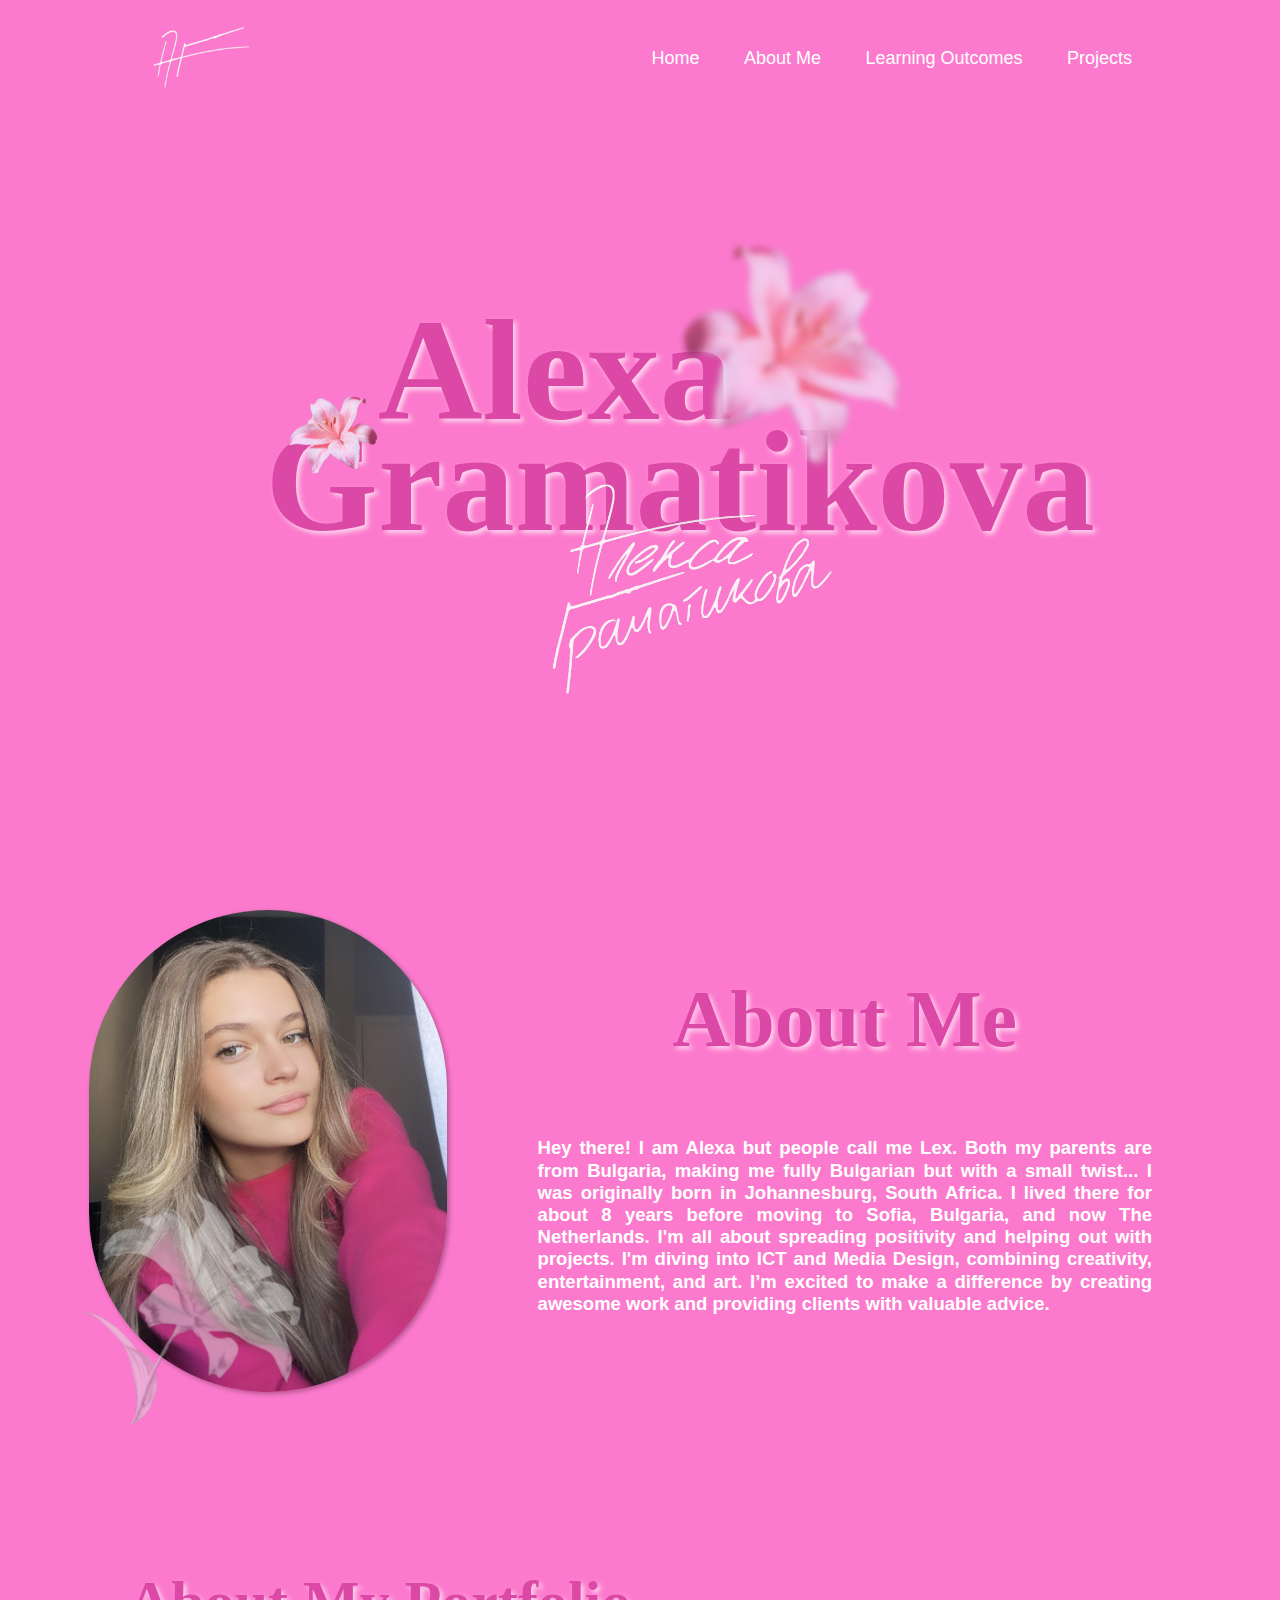
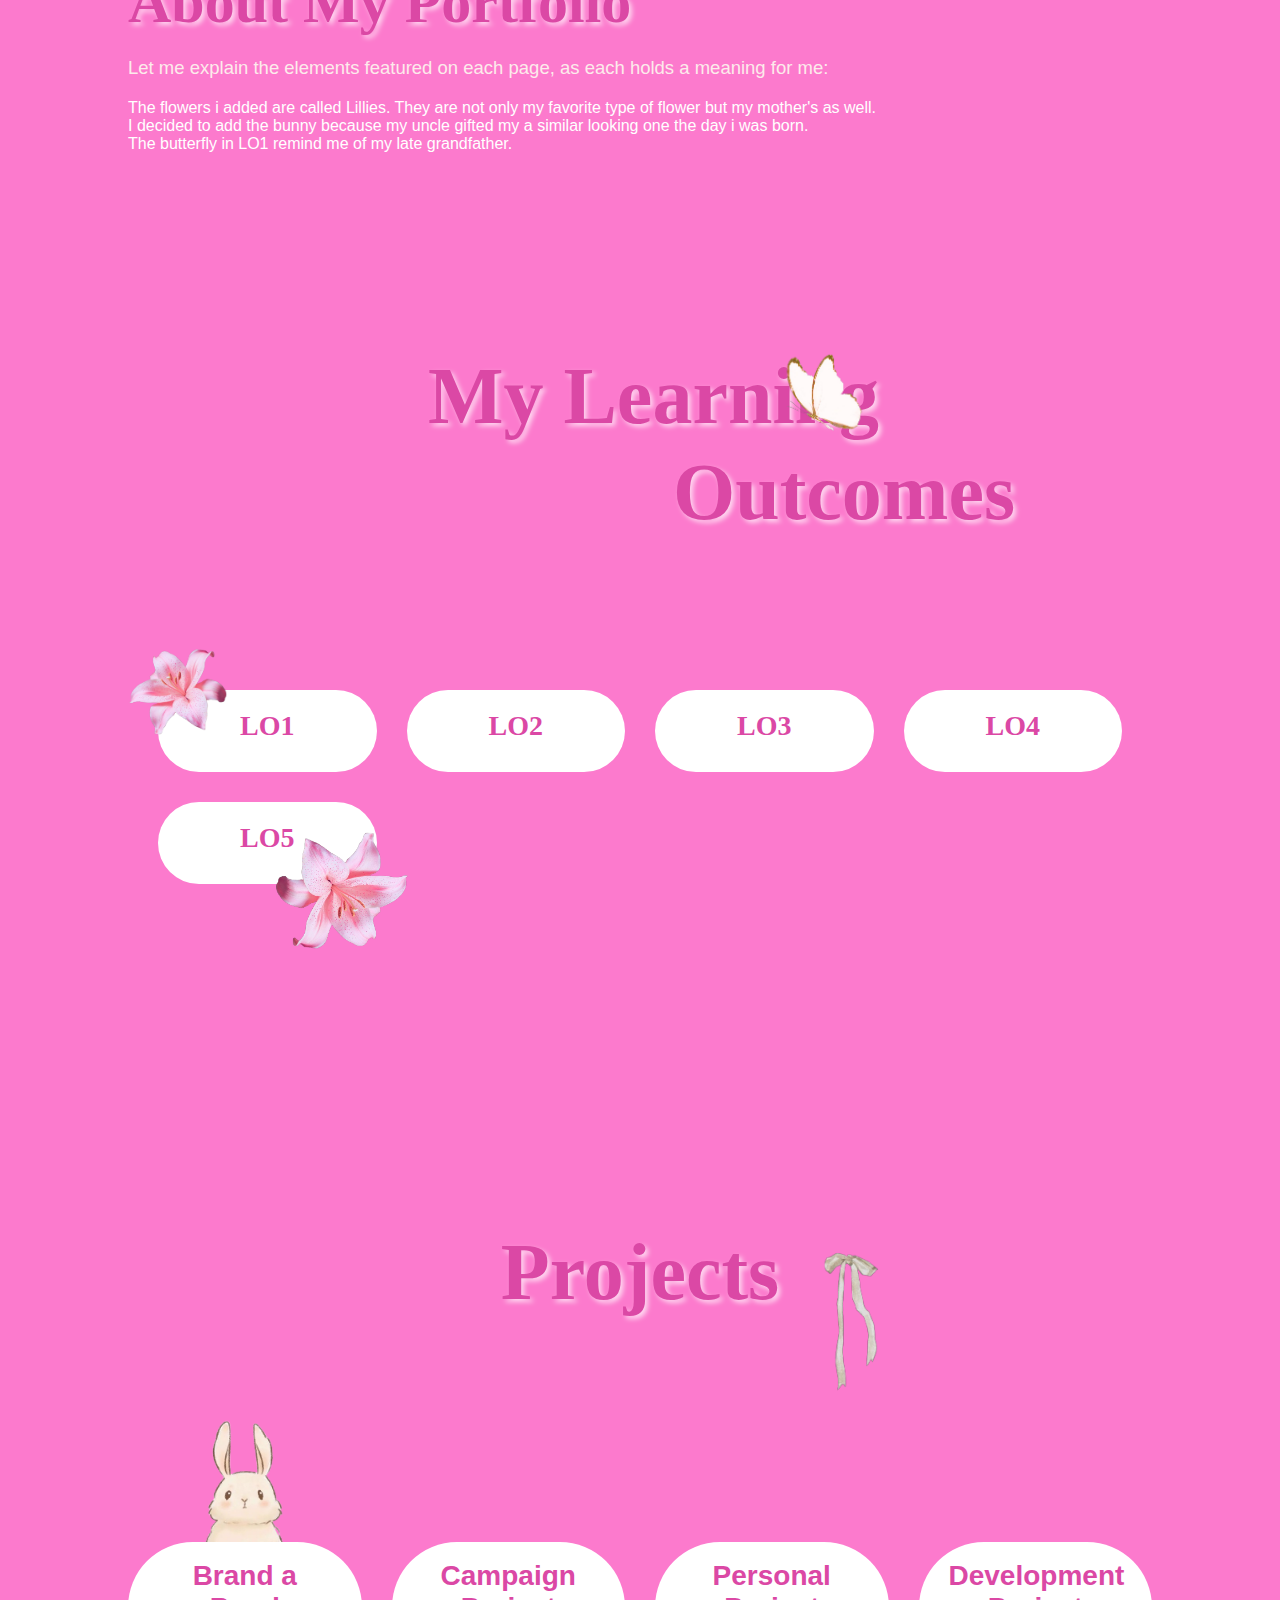
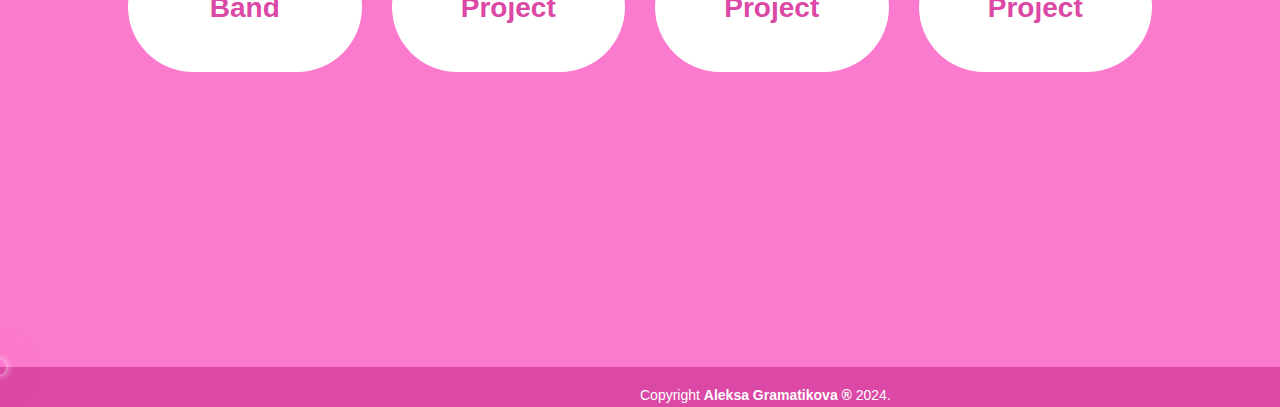
<file: index.html>
<!DOCTYPE html>
<html lang="en">
<head>
    <meta charset="UTF-8">
    <meta name="viewport" content="width=device-width, initial-scale=1.0">
    <link rel="stylesheet" href="style.css">
    <link href="https://fonts.googleapis.com/css2?family=Playfair+Display&display=swap" rel="stylesheet">

    <title>Portfolio2</title>
</head>
<body>
    <div id="mainheader">
        <div class="container">
            <nav>
                <img src="pictures/АГ logo.png" class="logo" alt="Logo">
                <ul>
                    <li><a href="#header-name">Home</a></li>
                    <li><a href="#about">About Me</a></li>
                    <li class="dropdown">
                        <a href="#learningoutcome">Learning Outcomes</a>
                        <div class="dropdown-content">
                            <a href="LO1.html">LO1</a>
                            <a href="LO2.html">LO2</a>
                            <a href="LO3.html">LO3</a>
                            <a href="LO4.html">LO4</a>
                            <a href="LO5.html">LO5</a>
                        </div>
                    </li>
                    <li class="dropdown">
                        <a href="#projects">Projects</a>
                        <div class="dropdown-content">
                            <a href="Brand a band.html">Brand A Band</a>
                            <a href="Campaign project.html">Campaign project</a>
                            <a href="Personal project.html">Personal project</a>
                            <a href="Development project.html">Development project</a>
                        </div>
                    </li>
                </ul>
            </nav>
    
            <div class="header-name">
                <h1>Alexa</h1>
                <h2>Gramatikova</h2>
                <!-- Flower above the 'G' -->
                <img src="pictures/flower element.png" alt="Flower above G" class="flower-above-g">
                <!-- Signature image -->
                <img src="pictures/signature.png" alt="Signature" class="signature-image">
                <!-- Blurred flower next to the name -->
                <img src="pictures/flower element.png" alt="Blurred flower" class="flower-blur">
            </div>                     
        </div>
    </div>
    
    <div id="about">
        <div class="container">
            <div class="row">
                <div class="about-col-1">
                    <div class="image-wrapper">
                        <img src="pictures/me.jpg" alt="Alexa Gramatikova">
                        <img class="flower" src="pictures/about me flower elemt.png" alt="Flower" />
                    </div>
                </div>
                <div class="about-col-2">
                    <h1 class="sub-titleAM">About Me</h1>
                    <p class="paragraphA">
                        Hey there! I am Alexa but people call me Lex. Both my parents are from Bulgaria, making me fully Bulgarian but with a small twist... I was originally born in Johannesburg, South Africa. I lived there for about 8 years before moving to Sofia, Bulgaria, and now The Netherlands.
                        I'm all about spreading positivity and helping out with projects. I'm diving into ICT and Media Design, combining creativity, entertainment, and art. I’m excited to make a difference by creating awesome work and providing clients with valuable advice.
                    </p>                               
                </div>
            </div>
        </div>
    </div>
    

<div id="aboutportfolio">
    <div class="container">
        <div class="row">
            <div class="about-col-3">
                <h1 class="sub-title">About My Portfolio</h1>
                <p class="paragraph">
                    Let me explain the elements featured on each page, as each holds a meaning for me:
                    <ul>
                        The flowers i added are called Lillies. 
                        They are not only my favorite type of flower but my mother's as well.<br>
                        I decided to add the bunny because my uncle gifted my a similar looking one the day i was born.<br>
                        The butterfly in LO1 remind me of my late grandfather.
                    </ul>
                </p>                
            </div>
        </div>
    </div>
</div>

<div id="learningoutcome">
    <div class="container">
        <h1 class="sub-titleLO">
            My Learning <span class="outcomes">Outcomes</span>
            <!-- Butterfly Image -->
            <img src="pictures/butterfly element.png" alt="Butterfly" class="butterfly-icon">
        </h1>
        <div class="learningoutcome-list">
            <a href="LO1.html">
                <div class="lo1">
                    <img src="pictures/flower element.png" alt="Flower" class="flower-icon">
                    <h2>LO1</h2>
                </div>
            </a>          
            <a href="LO2.html">
                <div class="lo-button">
                    <h2>LO2</h2>
                </div>
            </a>
            <a href="LO3.html">
                <div class="lo-button">
                    <h2>LO3</h2>
                </div>
            </a>
            <a href="LO4.html">
                <div class="lo-button">
                    <h2>LO4</h2>
                </div>
            </a>
            <a href="LO5.html">
                <div class="lo5">
                    <img src="pictures/flower element.png" alt="Flower" class="flower-icon">
                    <h2>LO5</h2>
                </div>
            </a>            
        </div>
    </div>
</div>

<div id="projects">
    <div class="container">
        <h1 class="sub-titleP">Projects
            <img src="pictures/bow element.png" alt="Bow Element" class="bow-image">
        </h1>
        <div class="projects-list">
            <a href="Brand a band.html">
                <div class="brand-a-band">
                    <img src="pictures/bunny element.png" alt="Bunny Element" class="bunny-image">
                    <h2>Brand a Band</h2>
                </div>
            </a>
            <a href="Campaign project.html">
                <div>
                    <h2>Campaign Project</h2>
                </div>
            </a>
            <a href="Personal project.html">
                <div>
                    <h2>Personal Project</h2>
                </div>
            </a>
            <a href="Development project.html">
                <div>
                    <h2>Development Project</h2>
                </div>
            </a>
        </div>
    </div>
</div>


<div class="glowing-cursor"></div>
<script>
    document.addEventListener("DOMContentLoaded", function() {
        const cursor = document.querySelector(".glowing-cursor");

        document.addEventListener("mousemove", (e) => {
            cursor.style.left = `${e.clientX}px`;
            cursor.style.top = `${e.clientY}px`;
        });

        document.addEventListener("mousedown", () => {
            cursor.style.transform = "scale(1.5)";
        });

        document.addEventListener("mouseup", () => {
            cursor.style.transform = "scale(1)";
        });
    });
</script>


<div class="footer">
    <p class="scrolling-text">Copyright <strong>Aleksa Gramatikova ®</strong> 2024.</p>
</div>


</body>
</html>
</file>
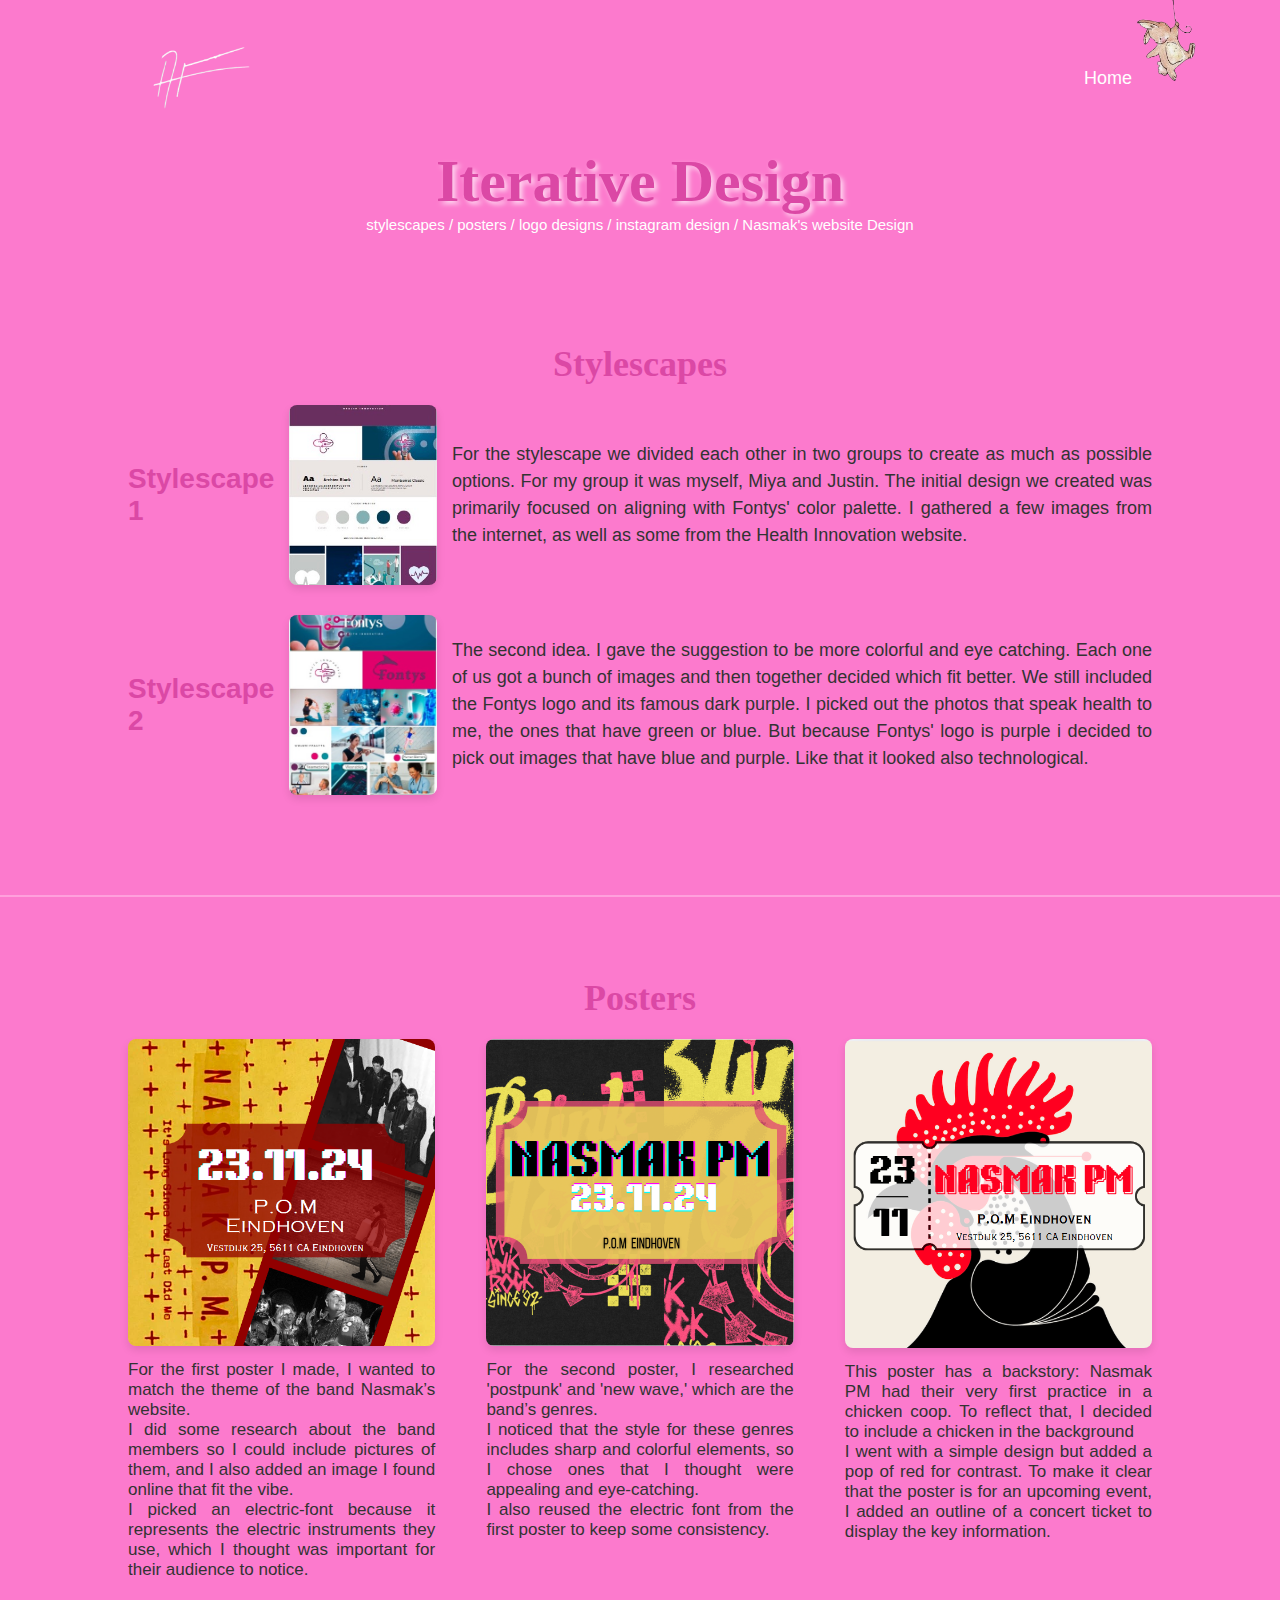
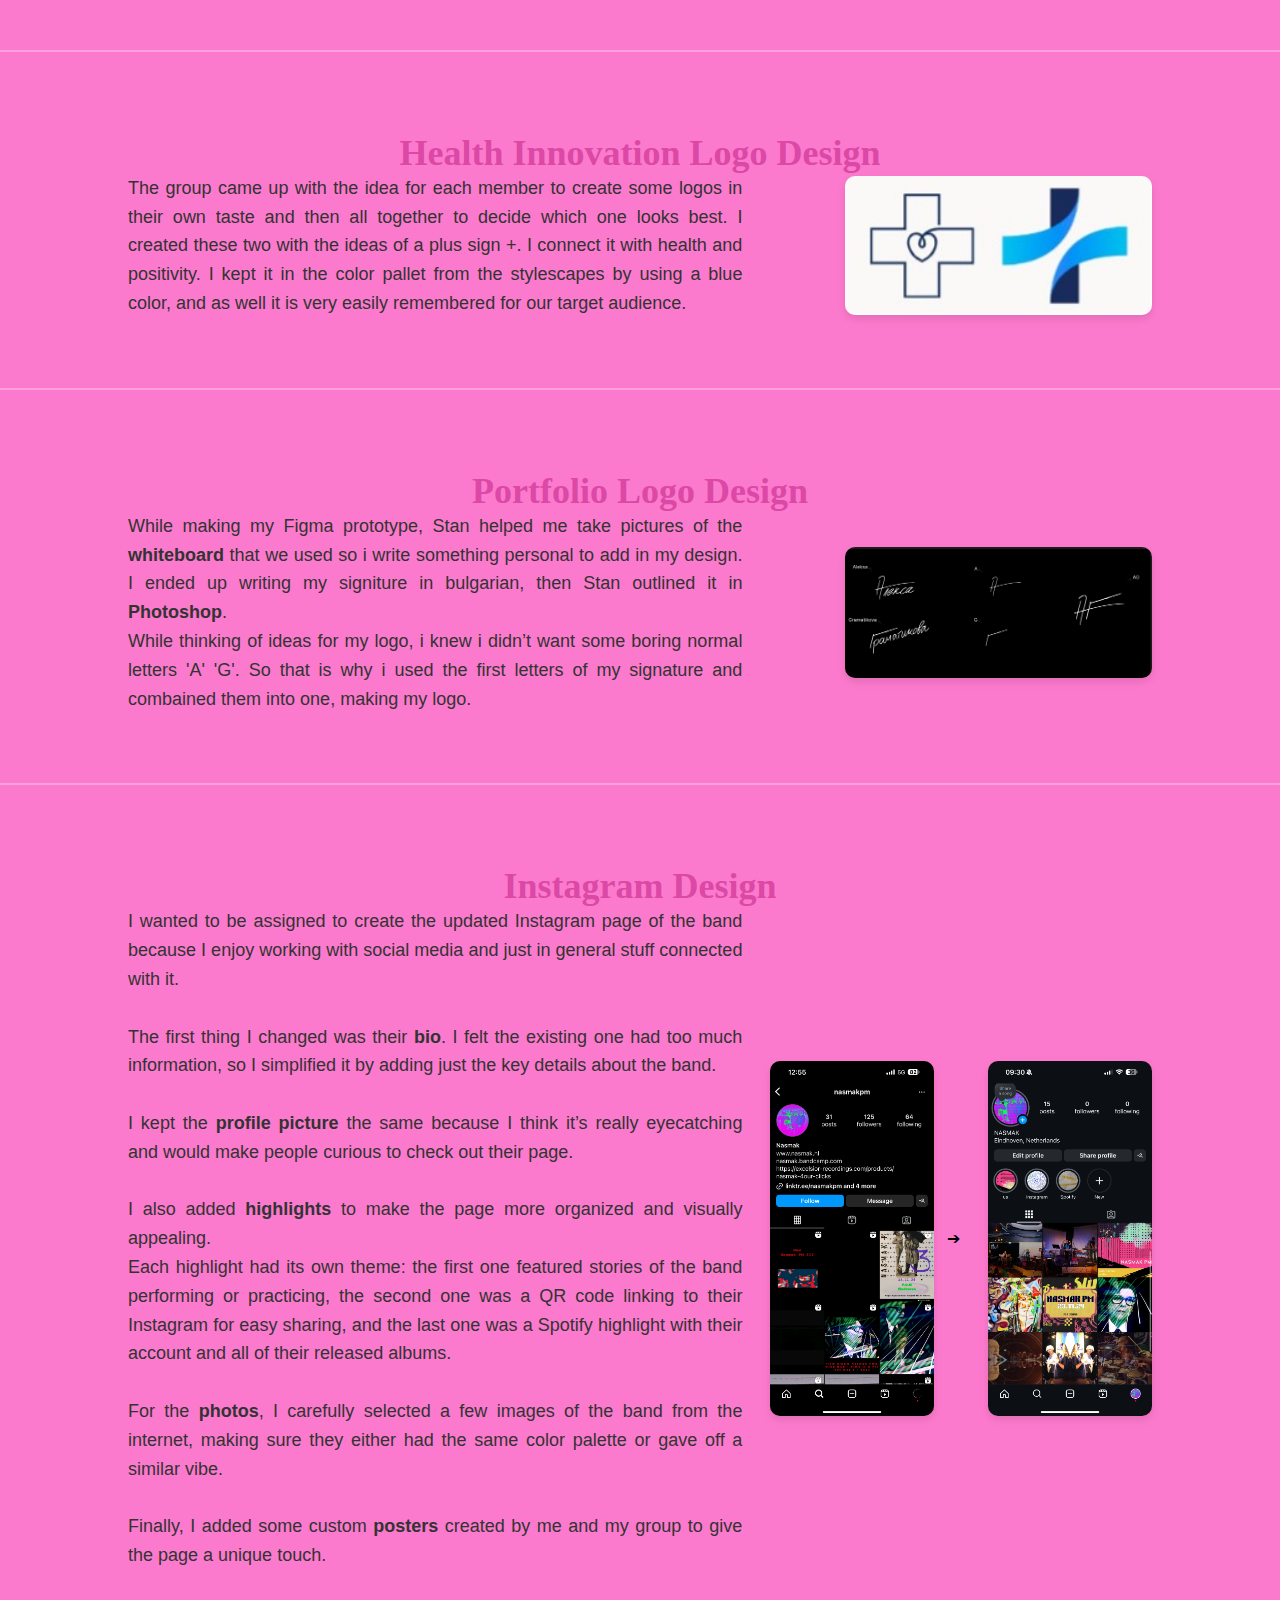
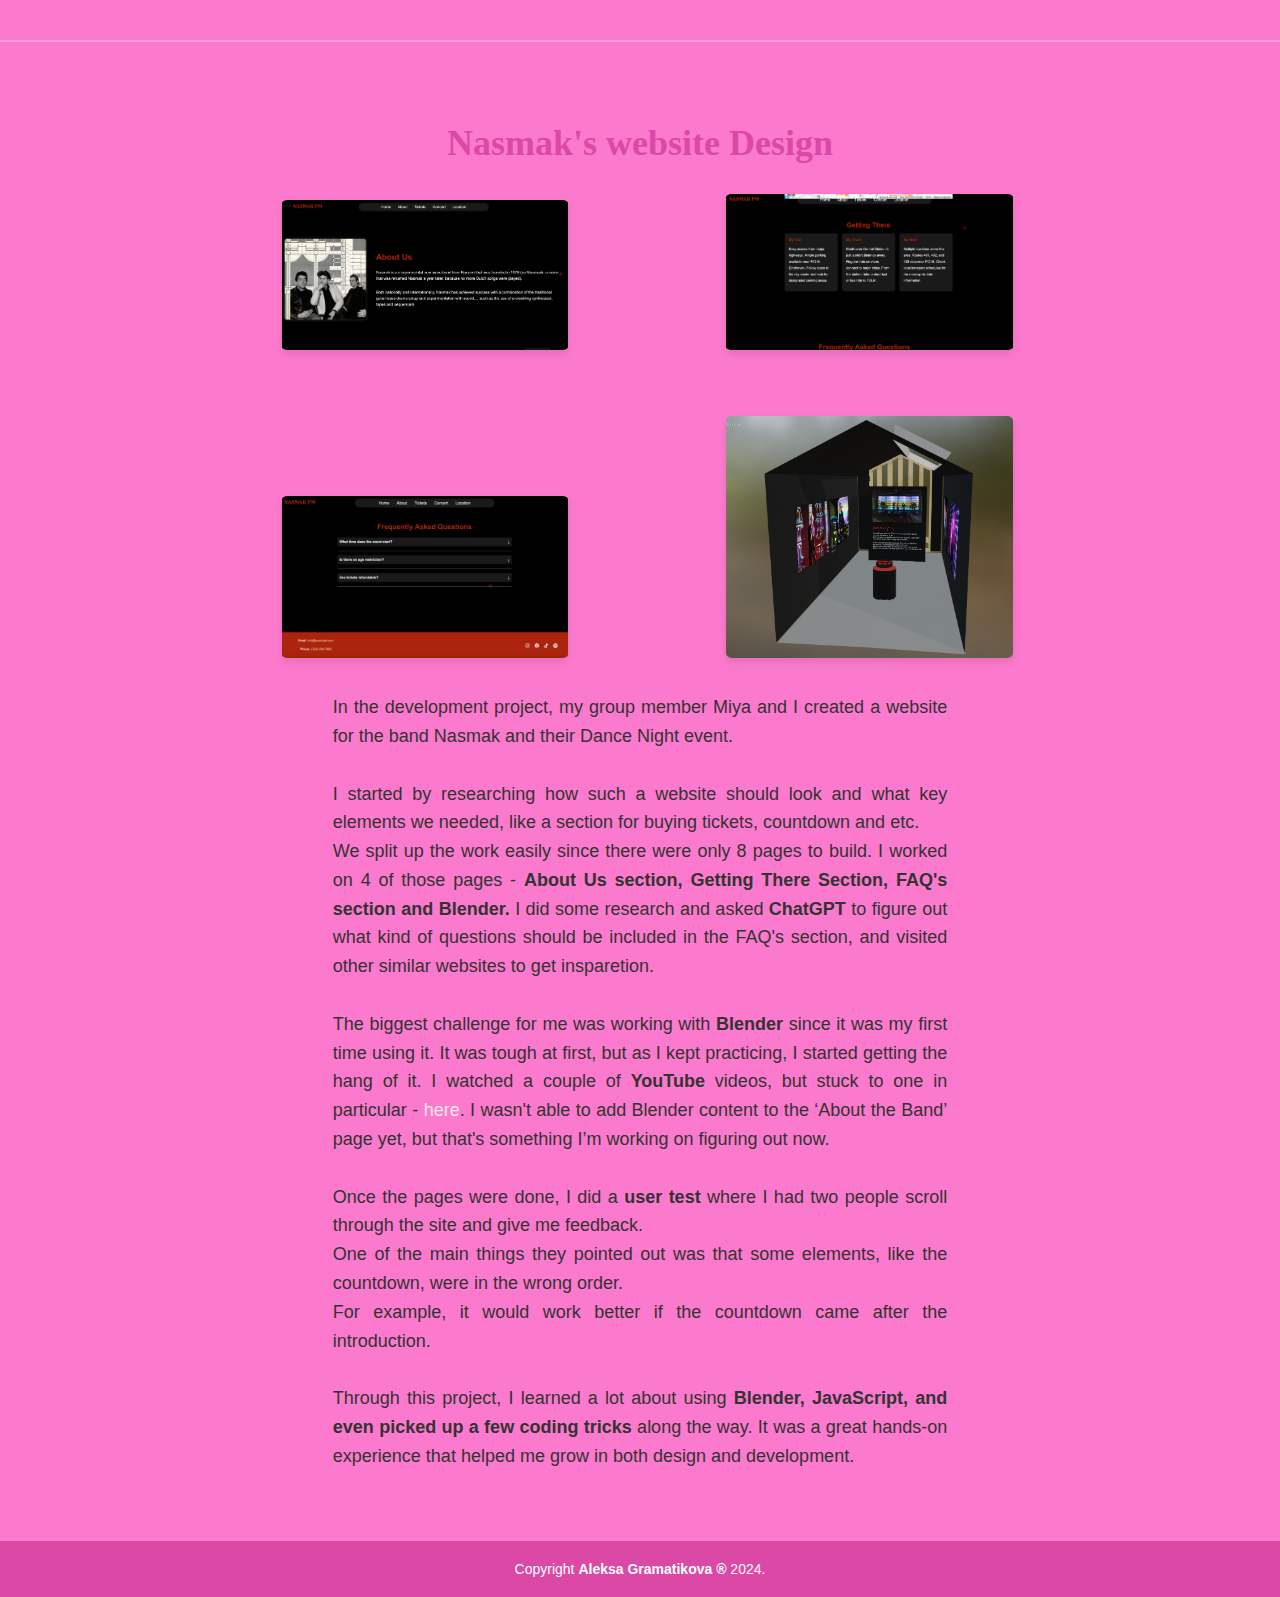
<file: LO3.html>
<!DOCTYPE html>
<html lang="en">
<head>
    <meta charset="UTF-8">
    <meta name="viewport" content="width=device-width, initial-scale=1.0">
    <link rel="stylesheet" href="LO3.css">
    <title>Portfolio2</title>
</head>
<body>
    <div id="header">
        <div class="container">
            <nav>
                <img src="pictures/АГ logo.png" class="logo" alt="Logo">
                <ul>
                    <li><a href="index.html">Home</a></li>
                </ul>
            </nav>
            <h1 id="interative-design-title">Iterative Design</h1>
            <p class="paragraph">stylescapes / posters / logo designs / instagram design / Nasmak's website Design</p>
            <img src="pictures/bunnyballon.png" id="bunny-ballon" alt="bunny ballon">
        </div>
    </div>


    <section id="stylescapes">
        <h2>Stylescapes</h2>
        <div class="stylescapes-container">
            <div class="stylescape-item">
                <h3>Stylescape 1</h3>
                <img src="pictures/1stylescape.jpg" alt="Stylescape 1 Image" class="stylescape-image" onclick="openModal('pictures/1stylescape.jpg')">
                <p>
                For the stylescape we divided each other in two groups to create as much as possible options.
                For my group it was myself, Miya and Justin.
                The initial design we created was primarily focused on aligning with Fontys' color palette.
                I gathered a few images from the internet, as well as some from the Health Innovation website.              
                </p>
            </div>
            <div class="stylescape-item">
                <h3>Stylescape 2</h3>
                <img src="pictures/2stylescape.jpg" alt="Stylescape 2 Image" class="stylescape-image" onclick="openModal('pictures/2stylescape.jpg')">
                <p>
                The second idea. 
                I gave the suggestion to be more colorful and eye catching. 
                Each one of us got a bunch of images and then together decided which fit better. 
                We still included the Fontys logo and its famous dark purple.
                I picked out the photos that speak health to me, the ones that have green or blue. But because Fontys' logo is purple i decided to pick out images that have blue and purple. Like that it looked also technological.
                </p>
            </div>
        </div>
    </section>

    <hr style="border: 1px solid #ffa0dc; margin: 30px 0;">

    <section id="poster-title">
        <h2>Posters</h2>
        <div class="poster-images">
            <div class="poster-item">
                <img src="pictures/NASMAK POSTER1.png" class="poster1-image" onclick="openModal('pictures/NASMAK POSTER1.png')">
                <p>
                For the first poster I made, I wanted to match the theme of the band Nasmak’s website.<br>
                I did some research about the band members so I could include pictures of them, and I also added an image I found online that fit the vibe.<br>
                I picked an electric-font because it represents the electric instruments they use, which I thought was important for their audience to notice.
                </p>
            </div>
            <div class="poster-item">
                <img src="pictures/NASMAK POSTER2.png" class="poster2-image" onclick="openModal('pictures/NASMAK POSTER2.png')">
                <p>
                For the second poster, I researched 'postpunk' and 'new wave,' which are the band’s genres.<br>
                I noticed that the style for these genres includes sharp and colorful elements, so I chose ones that I thought were appealing and eye-catching.<br>
                I also reused the electric font from the first poster to keep some consistency.
                </p>
            </div>
            <div class="poster-item">
                <img src="pictures/NASMAK POSTER3.png" class="poster3-image" onclick="openModal('pictures/NASMAK POSTER3.png')">
                <p>
                This poster has a backstory: Nasmak PM had their very first practice in a chicken coop. To reflect that, I decided to include a chicken in the background<br>
                I went with a simple design but added a pop of red for contrast. To make it clear that the poster is for an upcoming event, I added an outline of a concert ticket to display the key information.
                </p>
            </div>
        </div>
    </section>
    
    <div id="imageModal" class="modal">
        <span class="close" onclick="closeModal()">&times;</span>
        <img class="modal-content" id="modalImage">
        <div id="caption"></div>
    </div>

    <hr style="border: 1px solid #ffa0dc; margin: 30px 0;">

    <section id="logo design">
        <h2>Health Innovation Logo Design</h2>
        <div class="content">
            <p>
                The group came up with the idea for each member to create some logos in their own taste and then all together to decide which one looks best. 
                I created these two with the ideas of a plus sign +. I connect it with health and positivity. 
                I kept it in the color pallet from the stylescapes by using a blue color, and as well it is very easily remembered for our target audience.
            </p>
            <img src="pictures/projectlogos.jpg" alt="logo design image" class="section-image" onclick="openModal('pictures/projectlogos.jpg')">
        </div>
    </section>

    <hr style="border: 1px solid #ffa0dc; margin: 30px 0;">

    <section id="logo design">
        <h2>Portfolio Logo Design</h2>
        <div class="content">
            <p>
                While making my Figma prototype, Stan helped me take pictures of the <strong>whiteboard</strong> that we used so i write something personal to add in my design.
                I ended up writing my signiture in bulgarian, then Stan outlined it in <strong>Photoshop</strong>.<br>
                While thinking of ideas for my logo, i knew i didn’t want some boring normal letters 'A' 'G'. So that is why i used the first letters of my signature and combained them into one, making my logo. 
            </p>
            <img src="pictures/logo portfolio.png" alt="logo design image" class="section-image" onclick="openModal('pictures/logo potfolio.png')">
        </div>
    </section>

    <hr style="border: 1px solid #ffa0dc; margin: 30px 0;">

    <section id="instagram design">
        <h2>Instagram Design</h2>
        <div class="content">
            <p>
            I wanted to be assigned to create the updated Instagram page of the band because I enjoy working with social media and just in general stuff connected with it.<br><br>
            The first thing I changed was their <strong>bio</strong>. I felt the existing one had too much information, so I simplified it by adding just the key details about the band.<br><br>
            I kept the <strong>profile picture</strong> the same because I think it’s really eyecatching and would make people curious to check out their page.<br><br>
            I also added <strong>highlights</strong> to make the page more organized and visually appealing.<br>Each highlight had its own theme: the first one featured stories of the band performing or practicing, the second one was a QR code linking to their Instagram for easy sharing, and the last one was a Spotify highlight with their account and all of their released albums.<br><br>
            For the <strong>photos</strong>, I carefully selected a few images of the band from the internet, making sure they either had the same color palette or gave off a similar vibe. <br><br>
            Finally, I added some custom <strong>posters</strong> created by me and my group to give the page a unique touch.            
            </p>
            <img src="pictures/before.nasmak.jpg" alt="instagram design image" class="instagram-image" onclick="openModal('pictures/before.nasmak.jpg')">
            <span class="arrow">➔</span>
            <img src="pictures/IMG_8133.PNG" alt="instagram design image" class="instagram-image" onclick="openModal('pictures/IMG_8133.PNG')">
        </div>
    </section>

    <hr style="border: 1px solid #ffa0dc; margin: 30px 0;">

    <section id="nasmak website design">
        <h2>Nasmak's website Design</h2>
        <img src="pictures/nasmak web.png" alt="nasmak website design image" class="nasmakweb-image" onclick="openModal('pictures/nasmak web.png')">
            <img src="pictures/nasmak webs.png" alt="nasmak website design image" class="nasmakweb-image" onclick="openModal('pictures/nasmak webs.png')">
            <img src="pictures/nasmakWEB.png" alt="nasmak website design image" class="nasmakweb-image" onclick="openModal('pictures/nasmakWEB.png')">
            <img src="pictures/Screenshot blender.png" alt="nasmak website design image" class="nasmakweb-image" onclick="openModal('pictures/Screenshot blender.png')">
        <div class="content">
            <p class="nasmakweb-paragraph">
                In the development project, my group member Miya and I created a website for the band Nasmak and their Dance Night event.<br><br>
                I started by researching how such a website should look and what key elements we needed, like a section for buying tickets, countdown and etc.<br>
                We split up the work easily since there were only 8 pages to build. I worked on 4 of those pages - <strong>About Us section, Getting There Section, FAQ's section and Blender.</strong>
                I did some research and asked <strong>ChatGPT</strong> to figure out what kind of questions should be included in the FAQ's section, and visited other similar websites to get insparetion.<br><br>
                The biggest challenge for me was working with <strong>Blender</strong> since it was my first time using it. 
                It was tough at first, but as I kept practicing, I started getting the hang of it. I watched a couple of <strong>YouTube</strong> videos, but stuck to one in particular - <a href="https://www.youtube.com/watch?v=TR5L_ef3BYQ&t=497s&ab_channel=CGPeasy" target="_blank" style="color: #ffe9e9; text-decoration: none;">here</a>.
                I wasn't able to add Blender content to the ‘About the Band’ page yet, but that's something I’m working on figuring out now. <br><br>
                Once the pages were done, I did a <strong>user test</strong> where I had two people scroll through the site and give me feedback. <br>   
                One of the main things they pointed out was that some elements, like the countdown, were in the wrong order. <br>
                For example, it would work better if the countdown came after the introduction.<br><br>
                Through this project, I learned a lot about using <strong>Blender, JavaScript, and even picked up a few coding tricks</strong> along the way. 
                It was a great hands-on experience that helped me grow in both design and development.
            </p>
    
        </div>
    </section>

    <script>
        // Open Modal
        function openModal(imageSrc) {
            const modal = document.getElementById('imageModal');
            const modalImg = document.getElementById('modalImage');
        
            modal.style.display = 'block';
            modalImg.src = imageSrc;
        }
        
        // Close 
        function closeModal() {
            const modal = document.getElementById('imageModal');
            modal.style.display = 'none';
        }

        document.addEventListener("DOMContentLoaded", function() {
            const cursor = document.querySelector(".glowing-cursor");

            document.addEventListener("mousemove", (e) => {
                cursor.style.left = `${e.clientX}px`;
                cursor.style.top = `${e.clientY}px`;
            });

            document.addEventListener("mousedown", () => {
                cursor.style.transform = "scale(1.5)";
            });

            document.addEventListener("mouseup", () => {
                cursor.style.transform = "scale(1)";
            });
        });
    </script>

    <div class="footer">
        <p class="scrolling-text">Copyright <strong>Aleksa Gramatikova ®</strong> 2024.</p>
    </div>
</body>
</html>
</file>
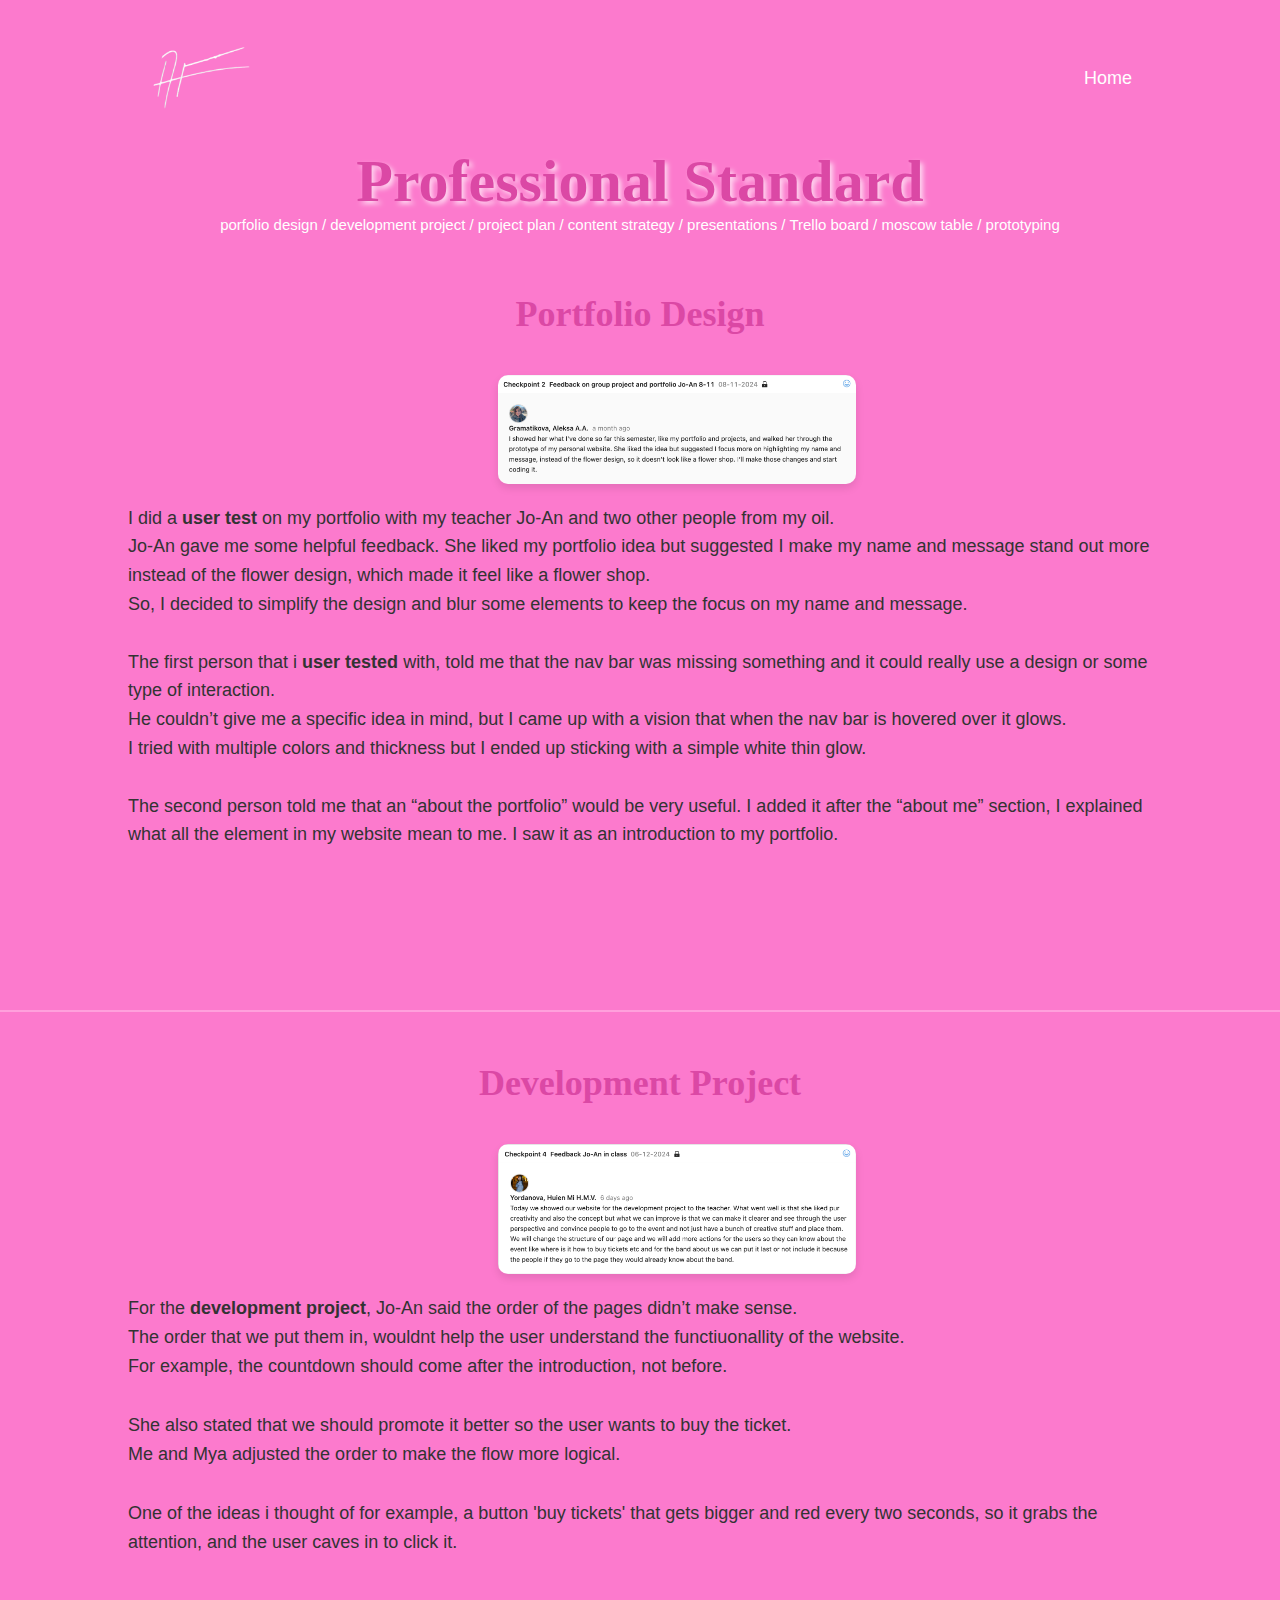
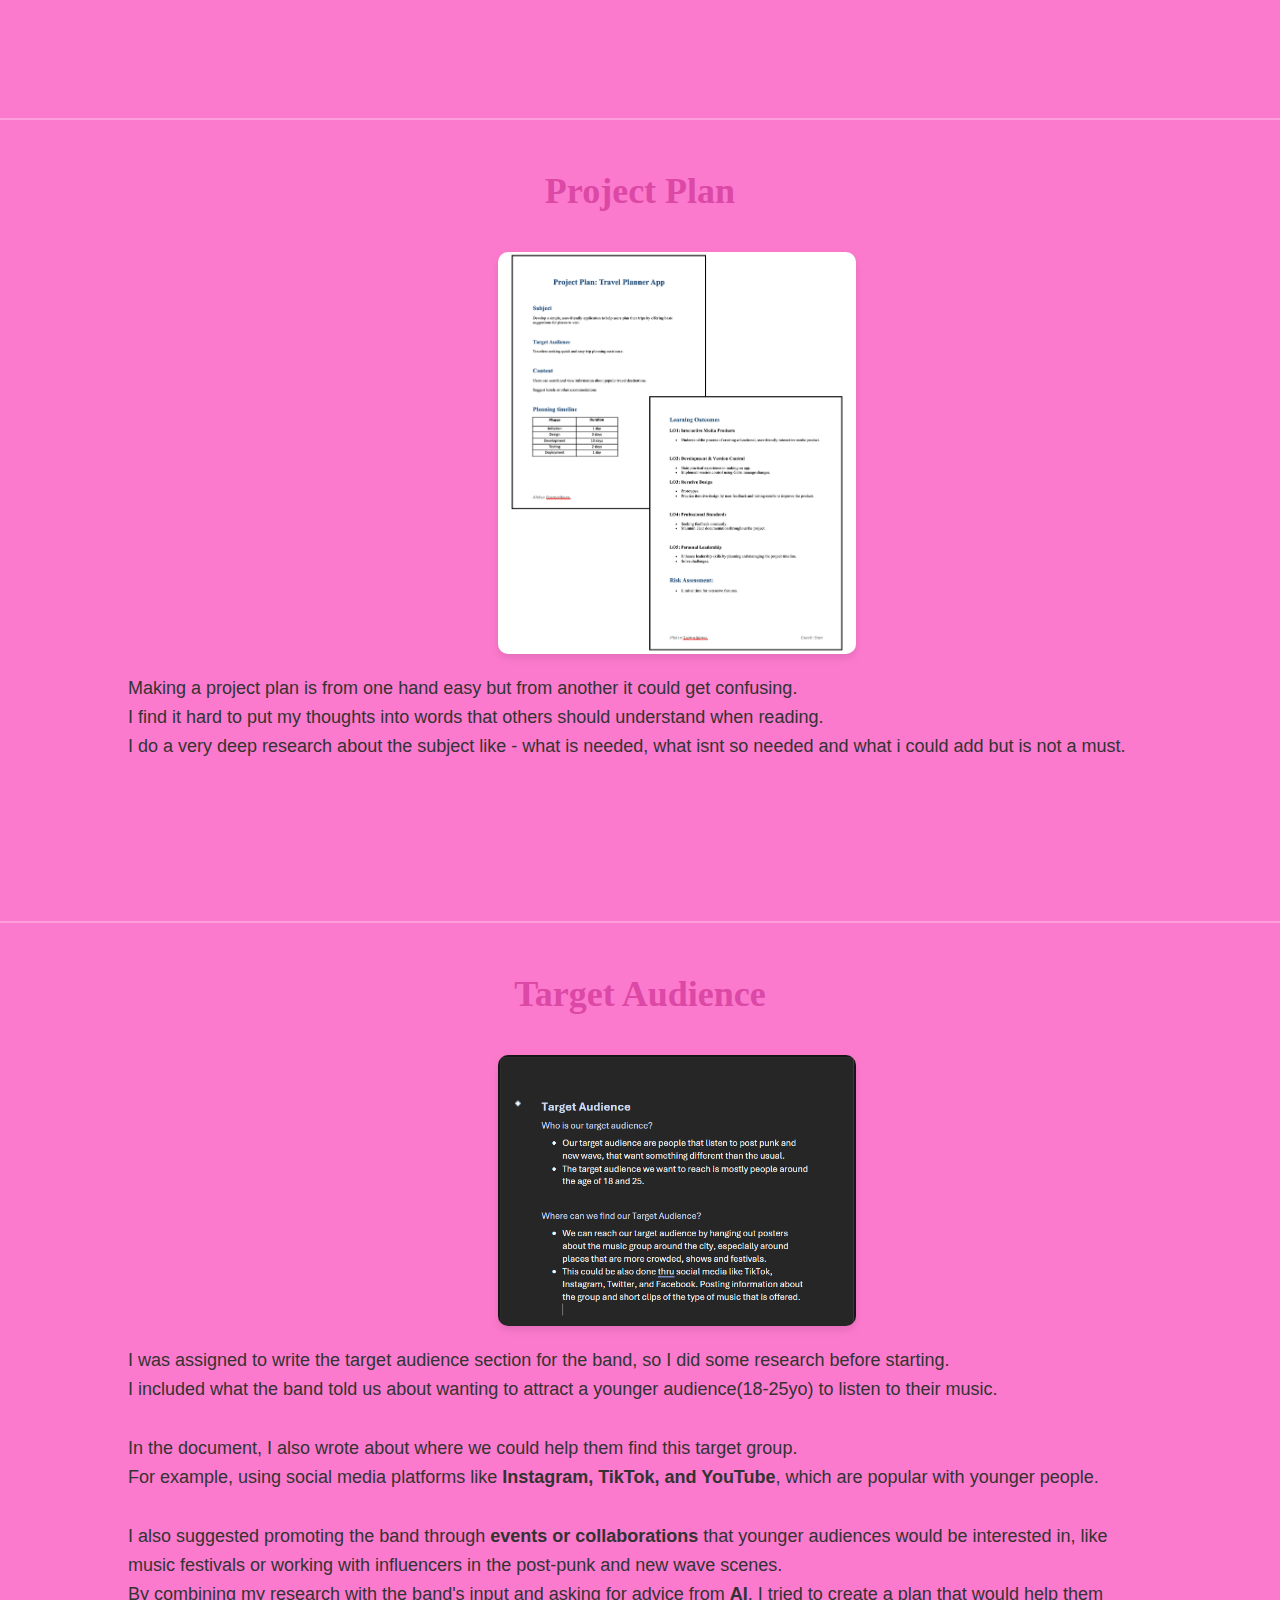
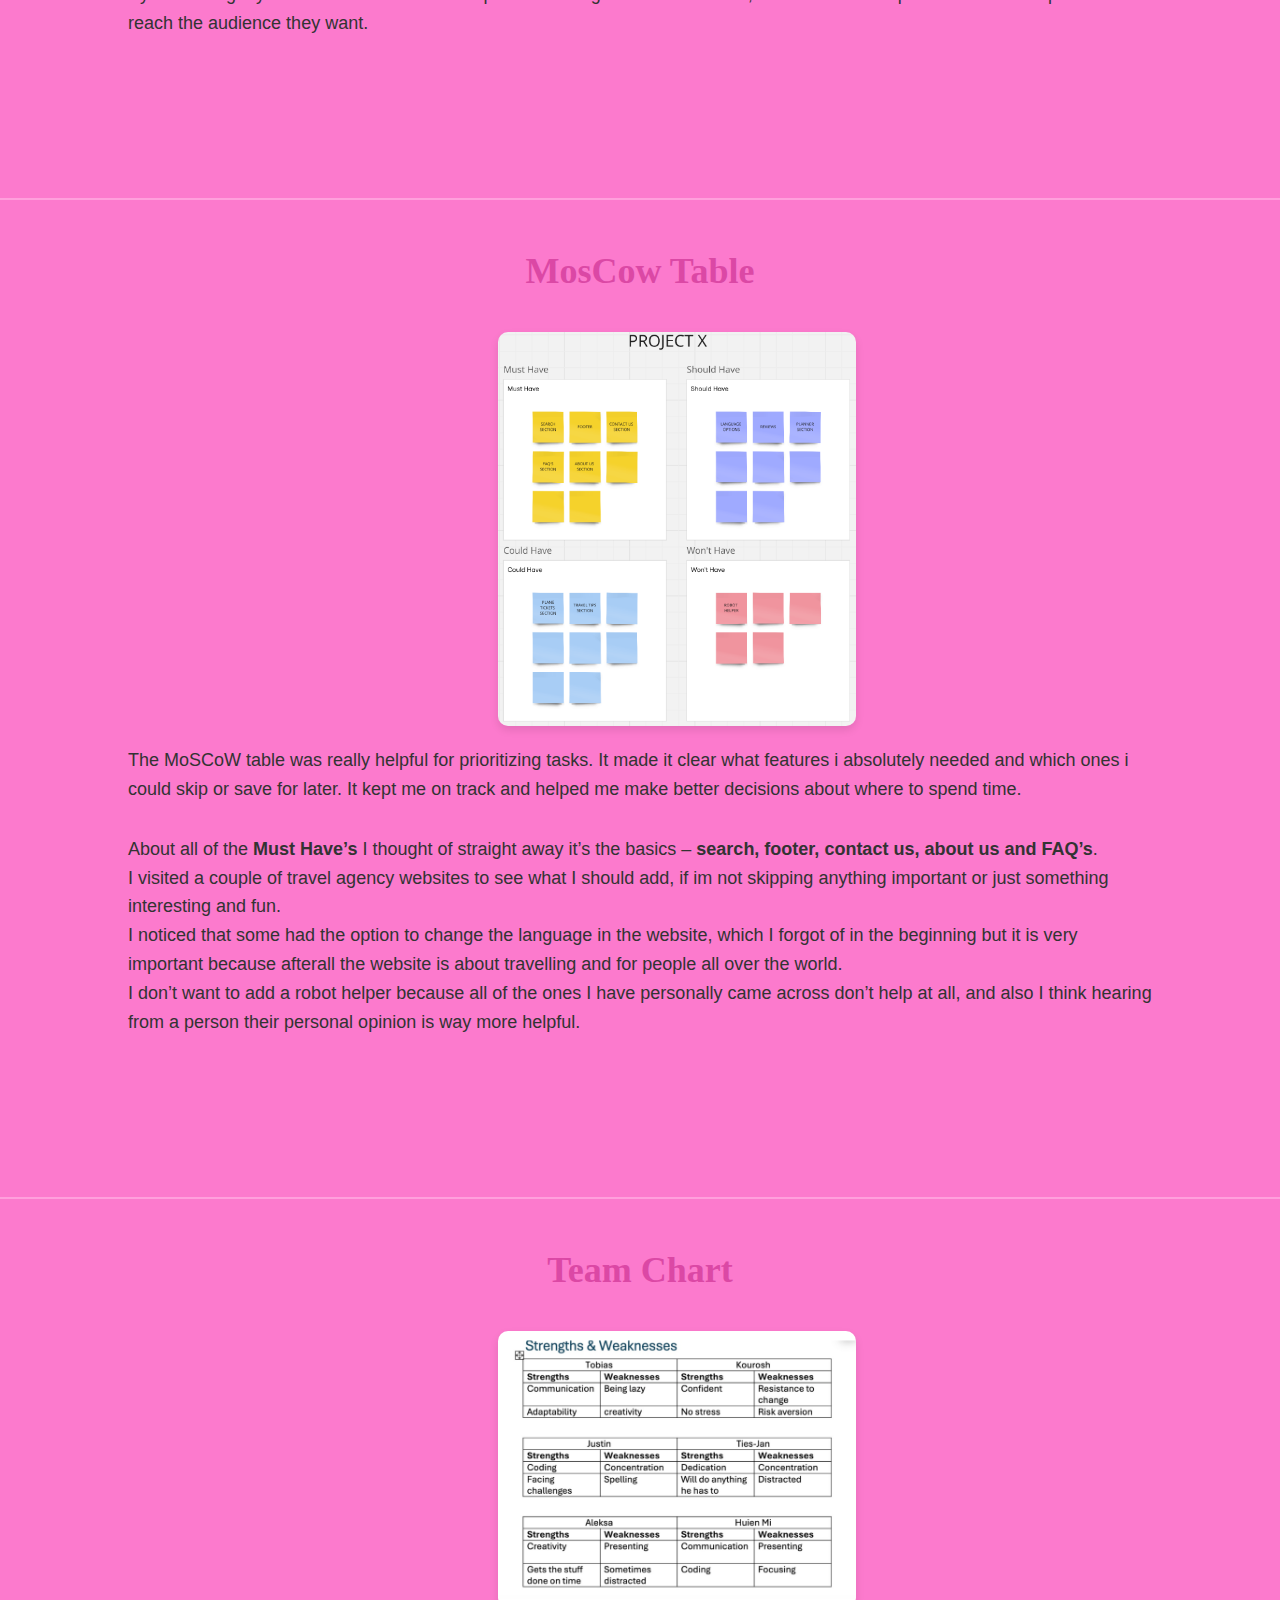
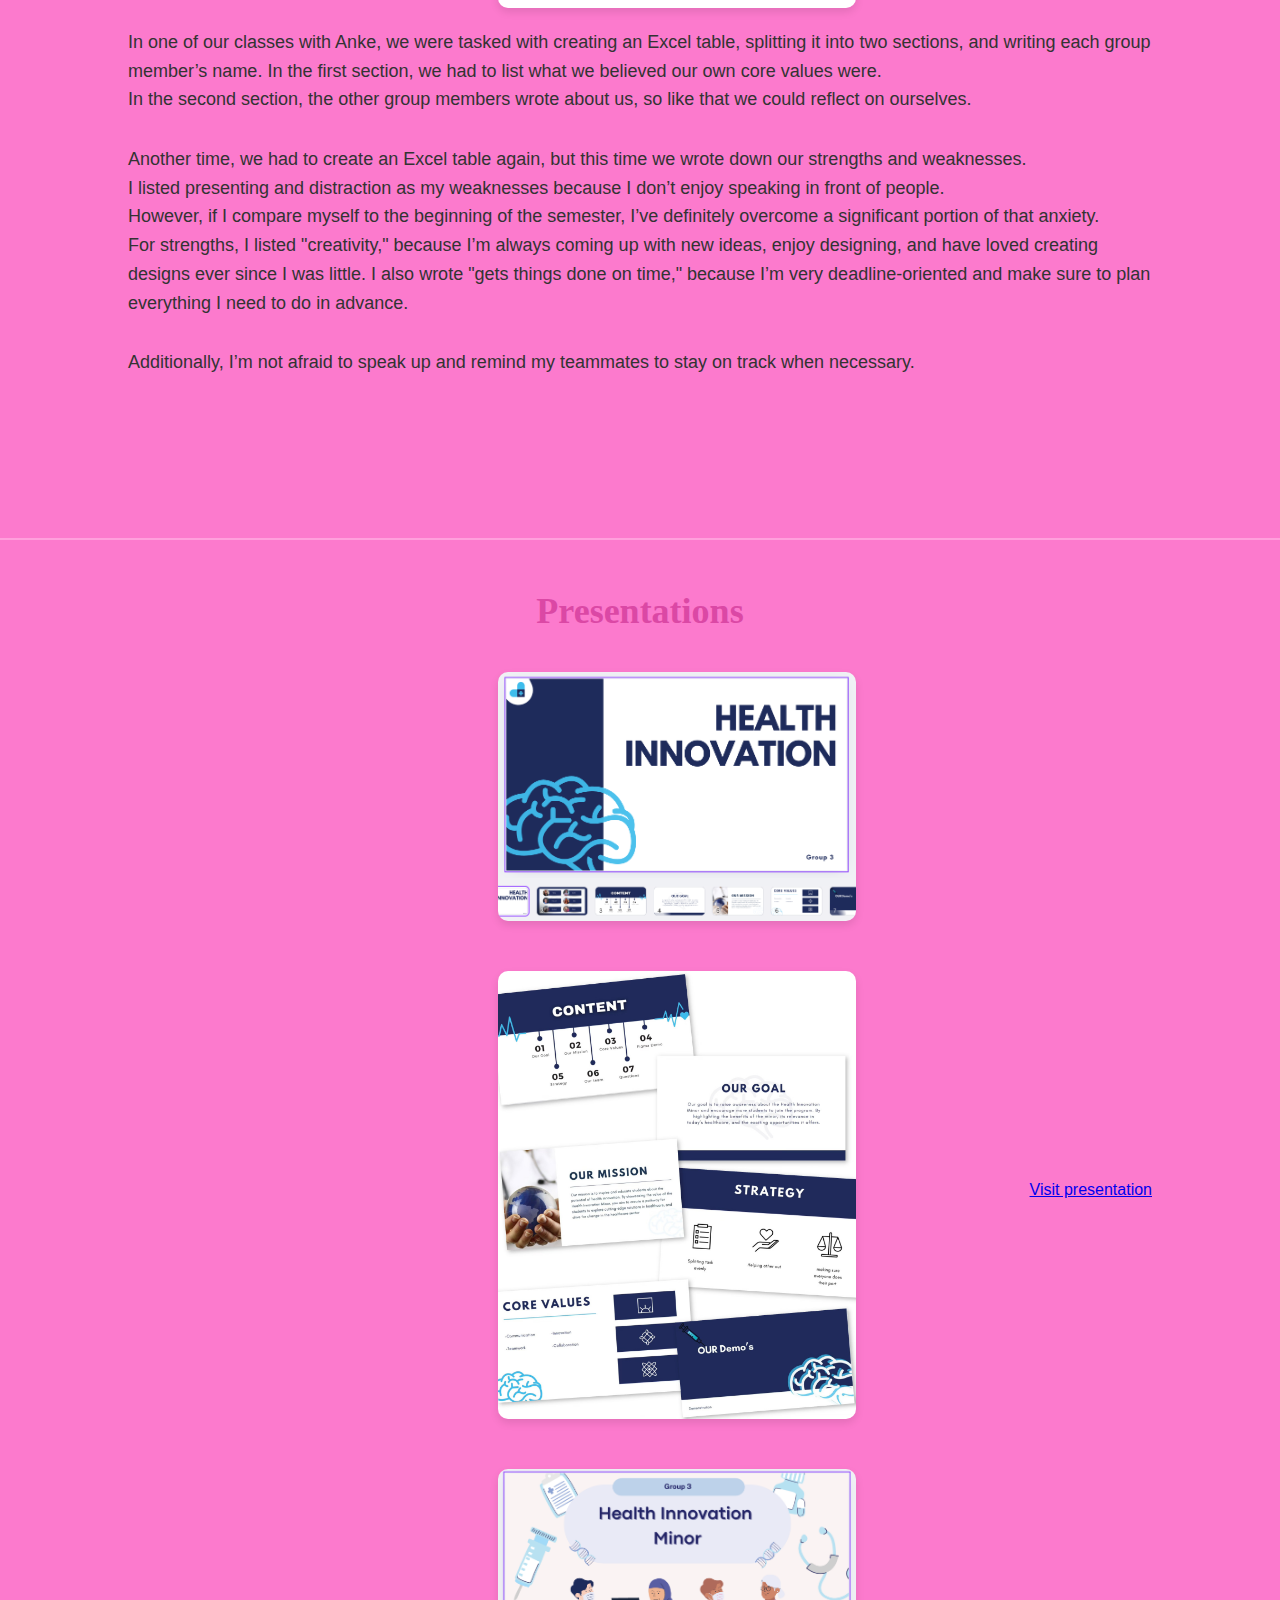
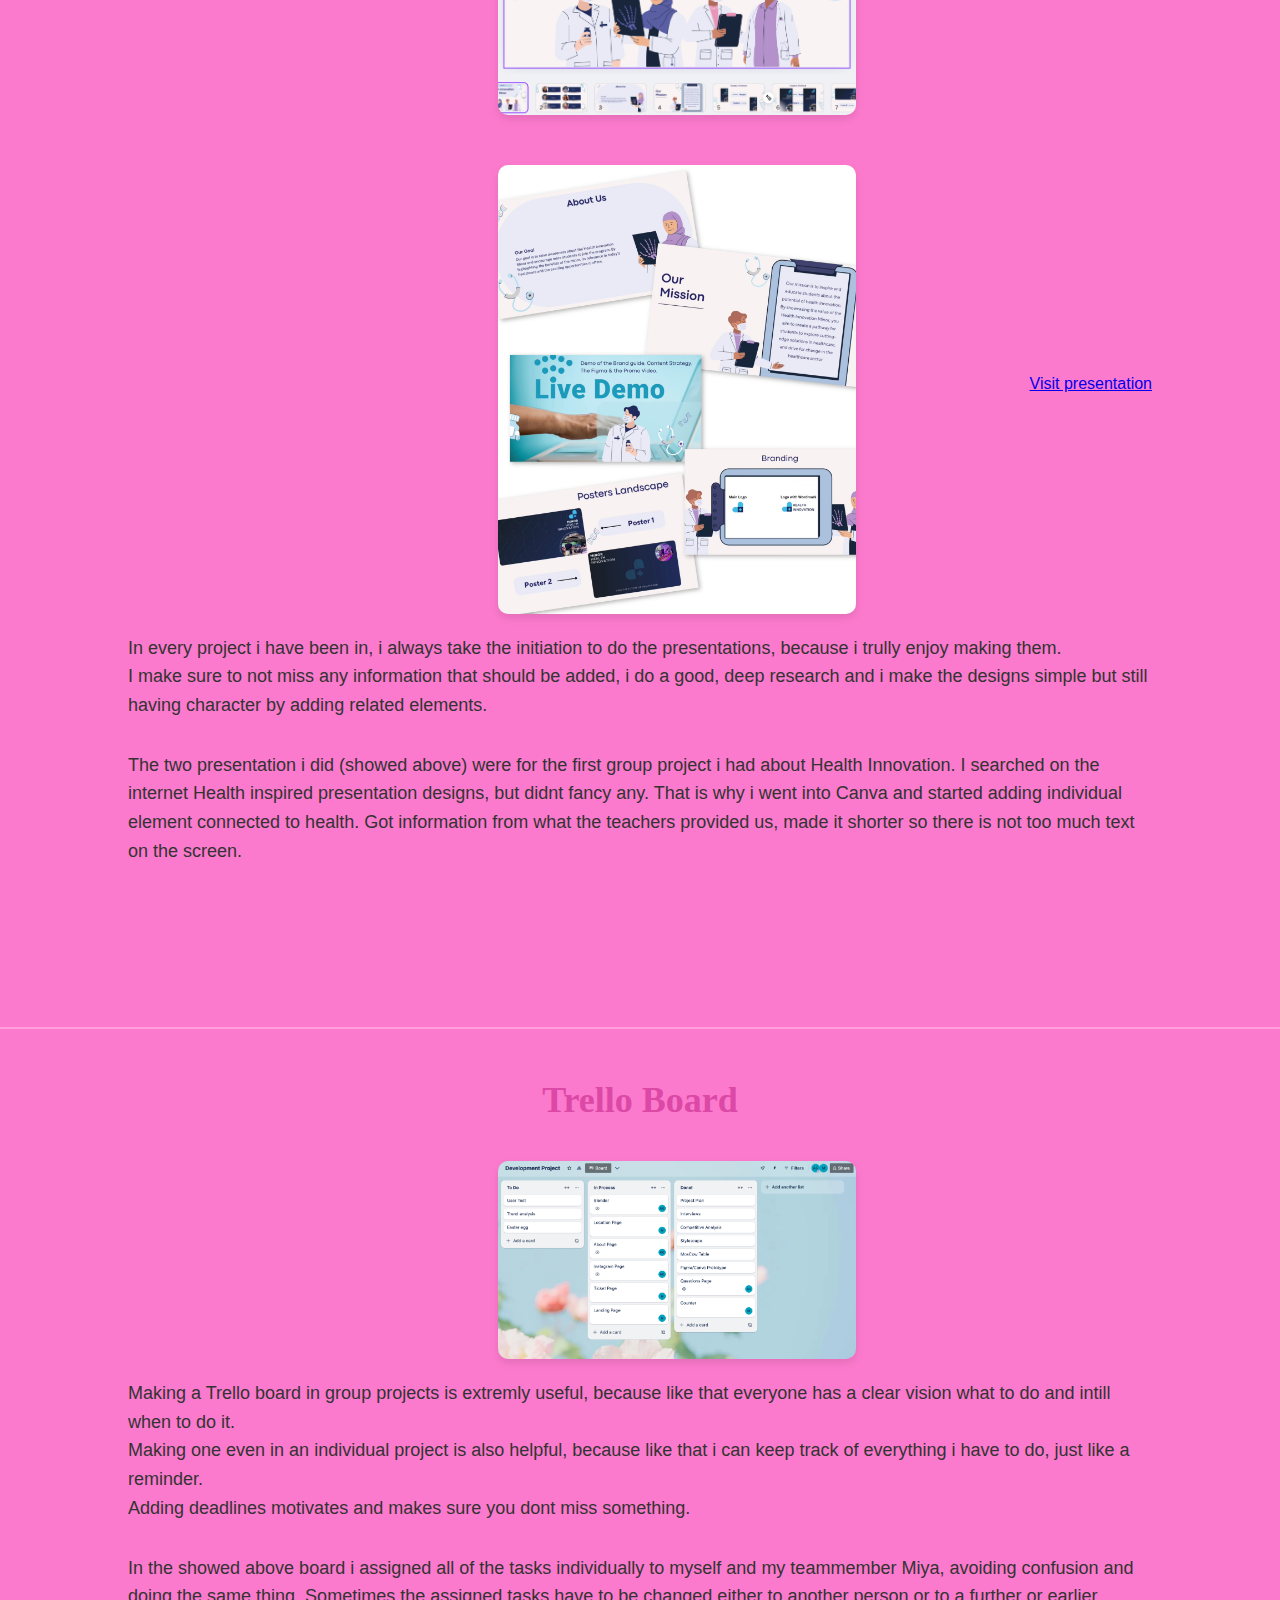
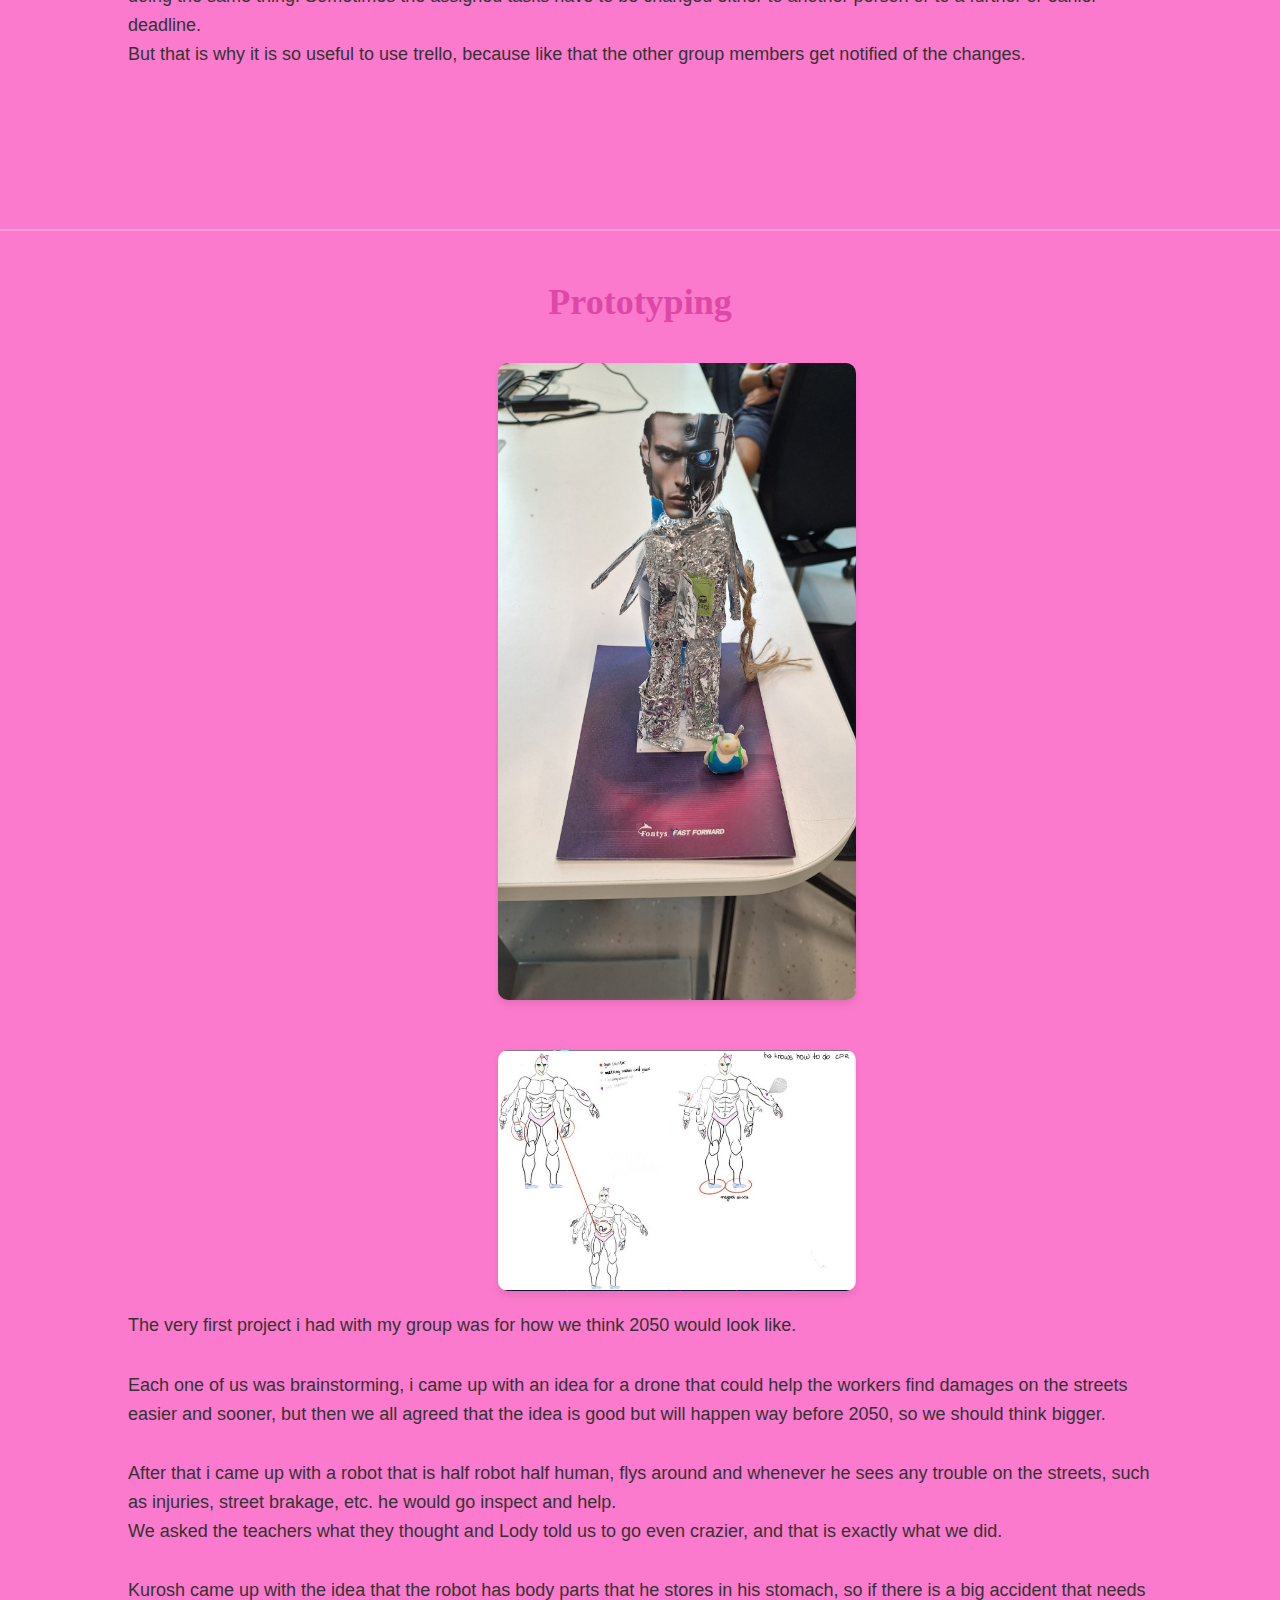
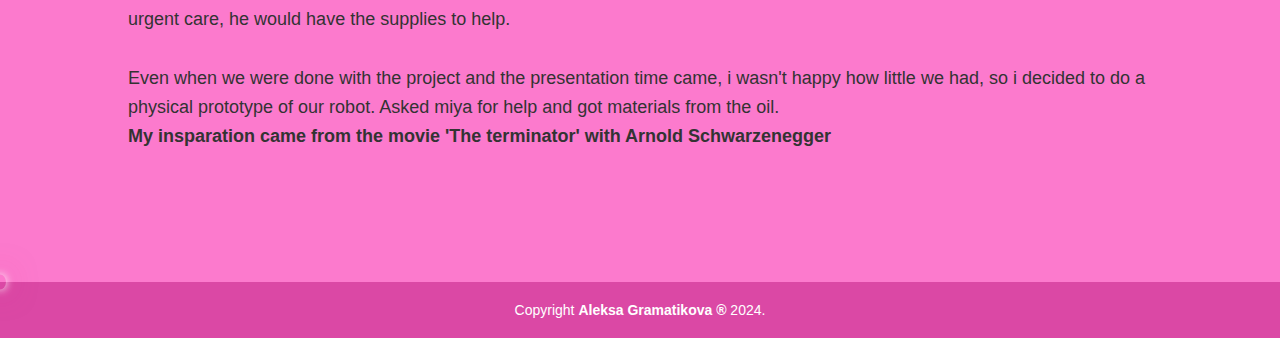
<file: LO4.html>
<!DOCTYPE html>
<html lang="en">
<head>
    <meta charset="UTF-8">
    <meta name="viewport" content="width=device-width, initial-scale=1.0">
    <link rel="stylesheet" href="LO4.css">
    <title>Portfolio2</title>
</head>
<body>
    <div id="header">
        <div class="container">
            <nav>
                <img src="pictures/АГ logo.png" class="logo" alt="Logo">
                <ul>
                    <li><a href="index.html">Home</a></li>
                </ul>
            </nav>
            <h1 id="professional-standart-title">Professional Standard</h1>
            <p class="paragraph">porfolio design / development project / project plan / content strategy / presentations / Trello board / moscow table / prototyping</p>
        </div>
    </div>

    <section id="porfolio design">
        <h2>Portfolio Design</h2>
        <div class="content">
            <img src="pictures/Screenshot 2024-12-09 at 17.11.51.png" alt="portfolio design Image" class="section-image" onclick="openModal('pictures/Screenshot 2024-12-09 at 17.11.51.png')">
            <p class="stuff">
            I did a <strong>user test</strong> on my portfolio with my teacher Jo-An and two other people from my oil. <br>
            Jo-An gave me some helpful feedback. She liked my portfolio idea but suggested I make my name and message stand out more instead of the flower design, which made it feel like a flower shop. <br>
            So, I decided to simplify the design and blur some elements to keep the focus on my name and message.<br><br>
            The first person that i <strong>user tested</strong> with, told me that the nav bar was missing something and it could really use a design or some type of interaction. <br>
            He couldn’t give me a specific idea in mind, but I came up with a vision that when the nav bar is hovered over it glows. <br>
            I tried with multiple colors and thickness but I ended up sticking with a simple white thin glow.<br><br>
            The second person told me that an “about the portfolio” would be very useful. 
            I added it after the “about me” section, I explained what all the element in my website mean to me. I saw it as an introduction to my portfolio.
            </p>
        </div>
    </section>

    <hr style="border: 1px solid #ffa0dc; margin: 30px 0;">

    <section id="development">
        <h2>Development Project</h2>
        <div class="content">
            <img src="pictures/dev.screen.png" alt="portfolio design Image" class="section-image" class="section-image" onclick="openModal('pictures/dev.screen.png')">
            <p class="stuff">
            For the <strong>development project</strong>, Jo-An said the order of the pages didn’t make sense. <br>
            The order that we put them in, wouldnt help the user understand the functiuonallity of the website.<br>
            For example, the countdown should come after the introduction, not before.
            </p>
            <p class="stuff">
            She also stated that we should promote it better so the user wants to buy the ticket.<br>
            Me and Mya adjusted the order to make the flow more logical. 
            </p>
            <p class="stuff">
            One of the ideas i thought of for example, a button 'buy tickets' that gets bigger and red every two seconds, so it grabs the attention, and the user caves in to click it.
            </p>
        </div>
    </section>

    <hr style="border: 1px solid #ffa0dc; margin: 30px 0;">

    <section id="projectplan">
        <h2>Project Plan</h2>
        <div class="content">
            <img src="pictures/projectplan.png" alt="project plan Image" class="section-image" class="section-image" onclick="openModal('pictures/projectplan.png')">
            <p class="stuff">
            Making a project plan is from one hand easy but from another it could get confusing.<br>
            I find it hard to put my thoughts into words that others should understand when reading.<br>
            I do a very deep research about the subject like - what is needed, what isnt so needed and what i could add but is not a must.
            </p>
        </div>
    </section>

    <hr style="border: 1px solid #ffa0dc; margin: 30px 0;">

    <section id="target-audience">
        <h2>Target Audience</h2>
        <div class="content">
            <img src="pictures/nasmak target audience.png" alt="portfolio design Image" class="section-image" class="section-image" onclick="openModal('pictures/nasmak target audience.png')">
            <p class="stuff">
            I was assigned to write the target audience section for the band, so I did some research before starting. <br>
            I included what the band told us about wanting to attract a younger audience(18-25yo) to listen to their music.
            </p>
            <p class="stuff">
            In the document, I also wrote about where we could help them find this target group. <br>
            For example, using social media platforms like <strong>Instagram, TikTok, and YouTube</strong>, which are popular with younger people. 
            </p>
            <p class="stuff">
            I also suggested promoting the band through <strong>events or collaborations</strong> that younger audiences would be interested in, like music festivals or working with influencers in the post-punk and new wave scenes. <br>
            By combining my research with the band's input and asking for advice from <strong>AI</strong>, I tried to create a plan that would help them reach the audience they want.
            </p>
        </div>
    </section>

    <hr style="border: 1px solid #ffa0dc; margin: 30px 0;">

    <section id="moscow-table">
        <h2>MosCow Table</h2>
        <div class="content">
            <img src="pictures/MOSCOWTABLE.png" alt="moscow table Image" class="section-image" class="section-image" onclick="openModal('pictures/MOSCOWTABLE.png')">
            <p class="stuff">
                The MoSCoW table was really helpful for prioritizing tasks. It made it clear what features i absolutely needed and which ones i could skip or save for later. It kept me on track and helped me make better decisions about where to spend time.<br>
            </p>
            <p class="stuff">
                About all of the <strong>Must Have’s</strong> I thought of straight away it’s the basics – <strong>search, footer, contact us, about us and FAQ’s</strong>.<br>
                I visited a couple of travel agency websites to see what I should add, if im not skipping anything important or just something interesting and fun.<br> 
                I noticed that some had the option to change the language in the website, which I forgot of in the beginning but it is very important because afterall the website is about travelling and for people all over the world.<br>
                I don’t want to add a robot helper because all of the ones I have personally came across don’t help at all, and also I think hearing from a person their personal opinion is way more helpful.
            </p>
        </div>
    </section>

    <hr style="border: 1px solid #ffa0dc; margin: 30px 0;">

    <section id="team-chart">
        <h2>Team Chart</h2>
        <div class="content">
            <img src="pictures/Teams Chart.png" alt="team chart Image" class="section-image" class="section-image" onclick="openModal('pictures/Teams Chart.png')">
            <p class="stuff">
                In one of our classes with Anke, we were tasked with creating an Excel table, splitting it into two sections, and writing each group member’s name. In the first section, we had to list what we believed our own core values were. <br>
                In the second section, the other group members wrote about us, so like that we could reflect on ourselves. 
            </p>
            <p class="stuff">
                Another time, we had to create an Excel table again, but this time we wrote down our strengths and weaknesses. <br>
                I listed presenting and distraction as my weaknesses because I don’t enjoy speaking in front of people. <br>
                However, if I compare myself to the beginning of the semester, I’ve definitely overcome a significant portion of that anxiety. <br> 
                For strengths, I listed "creativity," because I’m always coming up with new ideas, enjoy designing, and have loved creating designs ever since I was little. 
                I also wrote "gets things done on time," because I’m very deadline-oriented and make sure to plan everything I need to do in advance. 
            </p>
            <p class="stuff">
                Additionally, I’m not afraid to speak up and remind my teammates to stay on track when necessary.
            </p>
        </div>
    </section>

    <hr style="border: 1px solid #ffa0dc; margin: 30px 0;">

    <section id="presentations">
        <h2>Presentations</h2>
        <div class="content">
            <img src="pictures/1presentation.png" alt="portfolio design Image" class="section-image" class="section-image" onclick="openModal('pictures/1presentation.png')">
            <img src="pictures/presentation.jpg" alt="portfolio design Image" class="section-image" class="section-image" onclick="openModal('pictures/presentation.jpg')">
            <a href="https://www.canva.com/design/DAGQ7HveaF8/DOxf9mlZsA3ZRmzA4vebvw/edit?utm_content=DAGQ7HveaF8&utm_campaign=designshare&utm_medium=link2&utm_source=sharebutton
            " target="_blank" class="instagramdesign-link">Visit presentation</a>

            <img src="pictures/2presentation.png" alt="portfolio design Image" class="section-image" class="section-image" onclick="openModal('pictures/2presentation.png')">
            <img src="pictures/presentation minor.jpg" alt="portfolio design Image" class="section-image"class="section-image" onclick="openModal('pictures/presentation minor.jpg')">
            <a href="    https://www.canva.com/design/DAGSN05W5Mc/MGVvOaKMWYVncs4RjIwyYw/edit?utm_content=DAGSN05W5Mc&utm_campaign=designshare&utm_medium=link2&utm_source=sharebutton
            " target="_blank" class="instagramdesign-link">Visit presentation</a>
            <p class="stuff">
            In every project i have been in, i always take the initiation to do the presentations, because i trully enjoy making them.<br> 
            I make sure to not miss any information that should be added, i do a good, deep research  and
            i make the designs simple but still having character by adding related elements. 
            </p>
            <p class="stuff">
                The two presentation i did (showed above) were for the first group project i had about Health Innovation. 
                I searched on the internet Health inspired presentation designs, but didnt fancy any. That is why i went into Canva and started adding individual element connected to health.
                Got information from what the teachers provided us, made it shorter so there is not too much text on the screen.
            </p>
        </div>
    </section>

    <hr style="border: 1px solid #ffa0dc; margin: 30px 0;">

    <section id="trello">
        <h2>Trello Board</h2>
        <div class="content">
            <img src="pictures/Screenshot trello.png" alt="trello board Image" class="section-image" class="section-image" onclick="openModal('pictures/Screenshot trello.png')">
            <p class="stuff">
            Making a Trello board in group projects is extremly useful, because like that everyone has a clear vision what to do and intill when to do it.<br>  
            Making one even in an individual project is also helpful, because like that i can keep track of everything i have to do, just like a reminder.<br>
            Adding deadlines motivates and makes sure you dont miss something.
            </p>
            <p class="stuff">
            In the showed above board i assigned all of the tasks individually to myself and my teammember Miya, avoiding confusion and doing the same thing.
            Sometimes the assigned tasks have to be changed either to another person or to a further or earlier deadline. <br>
            But that is why it is so useful to use trello, because like that the other group members get notified of the changes.
        </p>
        </div>
    </section>

    <hr style="border: 1px solid #ffa0dc; margin: 30px 0;">

    <section id="prototyping">
        <h2>Prototyping</h2>
        <div class="content">
            <img src="pictures/guyprototype.jpg" alt="portfolio design Image" class="section-image" class="section-image" onclick="openModal('pictures/guyprototype.jpg')">
            <img src="pictures/drawings.jpg" alt="portfolio design Image" class="section-image" class="section-image" onclick="openModal('pictures/drawings.jpg')">
            <p class="stuff">
            The very first project i had with my group was for how we think 2050 would look like.
            </p>
            <p class="stuff">
            Each one of us was brainstorming, i came up with an idea for a drone that could help the workers find damages on the streets easier and sooner, but then we all agreed that the idea is good but will happen way before 2050, so we should think bigger.<br>
            </p>
            <p class="stuff">
            After that i came up with a robot that is half robot half human, flys around and whenever he sees any trouble on the streets, such as injuries, street brakage, etc. he would go inspect and help.<br>
            We asked the teachers what they thought and Lody told us to go even crazier, and that is exactly what we did. <br>
            </p>
            <p class="stuff">
            Kurosh came up with the idea that the robot has body parts that he stores in his stomach, so if there is a big accident that needs urgent care, he would have the supplies to help.<br>
            </p>
            <p class="stuff">
            Even when we were done with the project and the presentation time came, i wasn't happy how little we had, so i decided to do a physical prototype of our robot. Asked miya for help and got materials from the oil.<br>
            <strong>My insparation came from the movie 'The terminator' with Arnold Schwarzenegger</strong>

            </p>
        </div>
    </section>



    <div class="glowing-cursor"></div>
<script>
    document.addEventListener("DOMContentLoaded", function() {
        const cursor = document.querySelector(".glowing-cursor");

        document.addEventListener("mousemove", (e) => {
            cursor.style.left = `${e.clientX}px`;
            cursor.style.top = `${e.clientY}px`;
        });

        document.addEventListener("mousedown", () => {
            cursor.style.transform = "scale(1.5)";
        });

        document.addEventListener("mouseup", () => {
            cursor.style.transform = "scale(1)";
        });
    });

     // Open Modal
     function openModal(imageSrc) {
            const modal = document.getElementById('imageModal');
            const modalImg = document.getElementById('modalImage');
        
            modal.style.display = 'block';
            modalImg.src = imageSrc;
        }
        
        // Close 
        function closeModal() {
            const modal = document.getElementById('imageModal');
            modal.style.display = 'none';
        }

        document.addEventListener("DOMContentLoaded", function() {
            const cursor = document.querySelector(".glowing-cursor");

            document.addEventListener("mousemove", (e) => {
                cursor.style.left = `${e.clientX}px`;
                cursor.style.top = `${e.clientY}px`;
            });

            document.addEventListener("mousedown", () => {
                cursor.style.transform = "scale(1.5)";
            });

            document.addEventListener("mouseup", () => {
                cursor.style.transform = "scale(1)";
            });
        });
</script>


<div class="footer">
    <p class="scrolling-text">Copyright <strong>Aleksa Gramatikova ®</strong> 2024.</p>
</div>

</body>
</html>
</file>
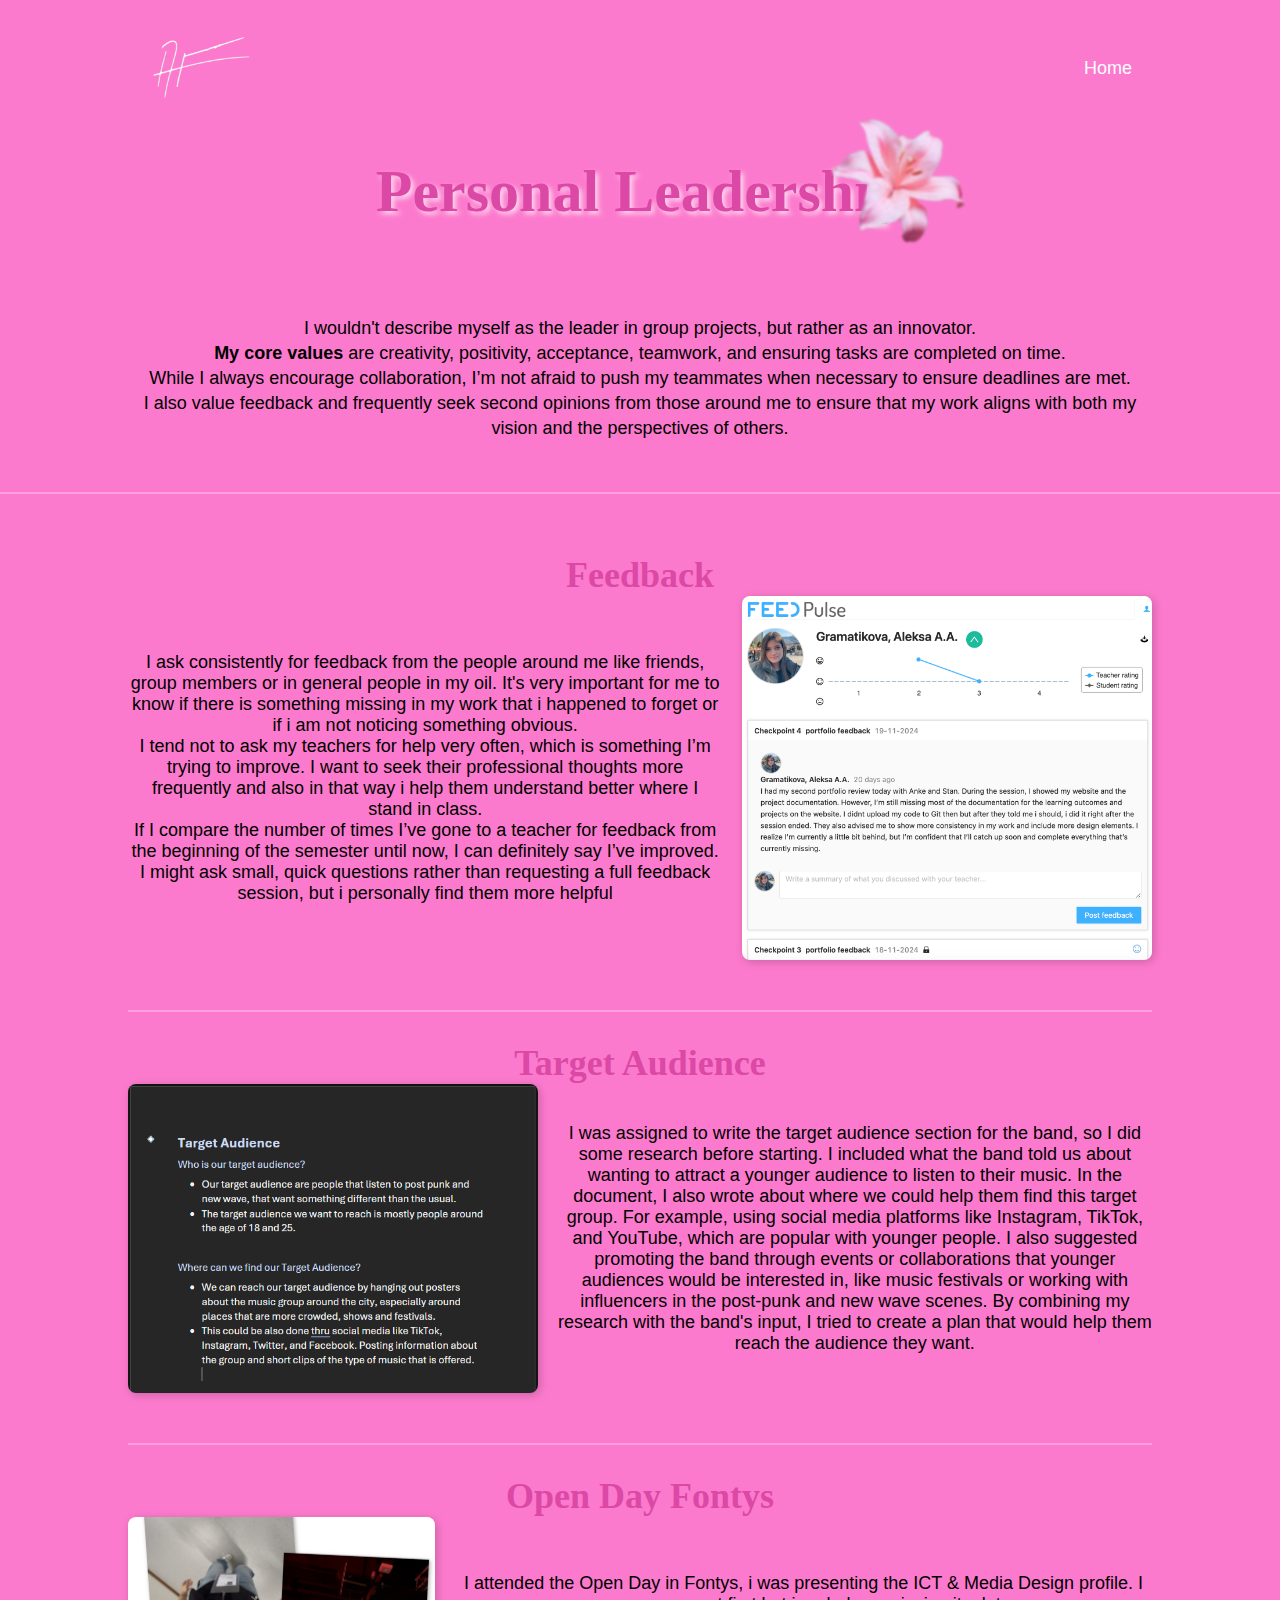
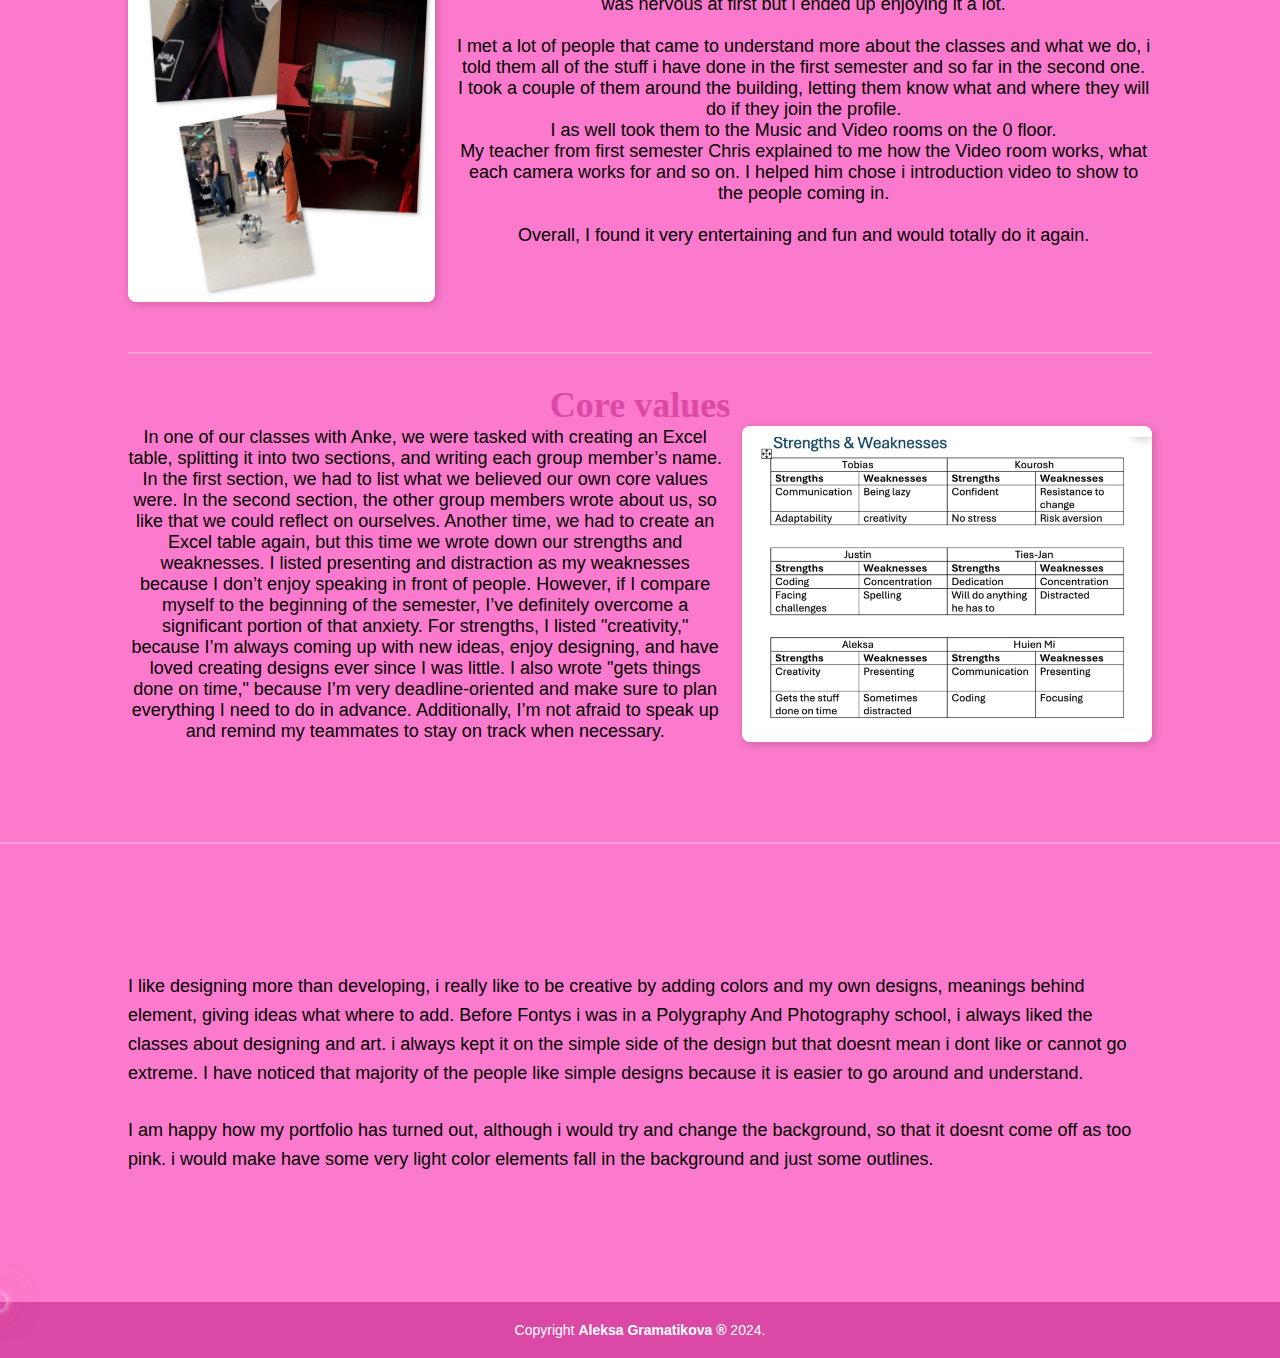
<file: LO5.html>
<!DOCTYPE html>
<html lang="en">
<head>
    <meta charset="UTF-8">
    <meta name="viewport" content="width=device-width, initial-scale=1.0">
    <link rel="stylesheet" href="LO5.css">
    <title>Portfolio2</title>
</head>
<body>
    <div id="header">
        <div class="container">
            <nav>
                <img src="pictures/АГ logo.png" class="logo" alt="Logo">
                <ul>
                    <li><a href="index.html">Home</a></li>
                </ul>
            </nav>
        </div>
    </div>

<div id="title-section">
    <img src="pictures/flower element.png" alt="Flower Element" id="flower-element">
    <h1 id="personal-leadership-title">Personal Leadership</h1>
</div>


    <section id="introduction-section">
        <p class="paragraph">I wouldn't describe myself as the leader in group projects, but rather as an innovator. <br>
        <strong>My core values</strong> are creativity, positivity, acceptance, teamwork, and ensuring tasks are completed on time. <br>
        While I always encourage collaboration, I’m not afraid to push my teammates when necessary to ensure deadlines are met. <br>
        I also value feedback and frequently seek second opinions from those around me to ensure that my work aligns with both my vision and the perspectives of others.</p>
    </section>

    <hr style="border: 1px solid #ffa0dc; margin: 30px 0;">

    <div id="content">
        <section id="feedback-section">
            <h2>Feedback</h2>
            <div class="content-row">
                <p>
                I ask consistently for feedback from the people around me like friends, group members or in general people in my oil.
                It's very important for me to know if there is something missing in my work that i happened to forget or if i am not noticing something obvious.<br>
                I tend not to ask my teachers for help very often, which is something I’m trying to improve. 
                I want to seek their professional thoughts more frequently and also in that way i help them understand better where I stand in class.<br>
                If I compare the number of times I’ve gone to a teacher for feedback from the beginning of the semester until now, I can definitely say I’ve improved. 
                I might ask small, quick questions rather than requesting a full feedback session, but i personally find them more helpful</p>
                <img src="pictures/feedback.png" alt="Feedback illustration">
            </div>
        </section>

        <hr style="border: 1px solid #ffa0dc; margin: 30px 0;">

        <section id="target-audience-section">
            <h2>Target Audience</h2>
            <div class="content-row">
                <img src="pictures/nasmak target audience.png" alt="Target Audience illustration">
                <p>
                I was assigned to write the target audience section for the band, so I did some research before starting. I included what the band told us about wanting to attract a younger audience to listen to their music. 
                In the document, I also wrote about where we could help them find this target group. 
                For example, using social media platforms like Instagram, TikTok, and YouTube, which are popular with younger people. I also suggested promoting the band through events or collaborations that younger audiences would be interested in, like music festivals or working with influencers in the post-punk and new wave scenes. 
                By combining my research with the band's input, I tried to create a plan that would help them reach the audience they want.
                </p>
            </div>
        </section>

        <hr style="border: 1px solid #ffa0dc; margin: 30px 0;">

        <section id="openday-section">
            <h2>Open Day Fontys</h2>
            <div class="content-row">
                <img src="pictures/openday.jpg" alt="Open Day illustration">
                <p>
                    I attended the Open Day in Fontys, i was presenting the ICT & Media Design profile. I was nervous at first but i ended up enjoying it a lot. <br><br>
                    I met a lot of people that came to understand more about the classes and what we do, i told them all of the stuff i have done in the first semester and so far in the second one.<br>
                    I took a couple of them around the building, letting them know what and where they will do if they join the profile.<br>I as well took them to the Music and Video rooms on the 0 floor. <br>
                    My teacher from first semester Chris explained to me how the Video room works, what each camera works for and so on. I helped him chose i introduction video to show to the people coming in.<br><br>
                    Overall, I found it very entertaining and fun and would totally do it again.
                </p>
            </div>
        </section>

        <hr style="border: 1px solid #ffa0dc; margin: 30px 0;">

        <section id="core values section">
            <h2>Core values</h2>
            <div class="content-row">
                <p>
                    In one of our classes with Anke, we were tasked with creating an Excel table, splitting it into two sections, and writing each group member’s name. In the first section, we had to list what we believed our own core values were. 
                    In the second section, the other group members wrote about us, so like that we could reflect on ourselves. 
                    Another time, we had to create an Excel table again, but this time we wrote down our strengths and weaknesses. 
                    I listed presenting and distraction as my weaknesses because I don’t enjoy speaking in front of people. 
                    However, if I compare myself to the beginning of the semester, I’ve definitely overcome a significant portion of that anxiety. 
                    For strengths, I listed "creativity," because I’m always coming up with new ideas, enjoy designing, and have loved creating designs ever since I was little. 
                    I also wrote "gets things done on time," because I’m very deadline-oriented and make sure to plan everything I need to do in advance. 
                    Additionally, I’m not afraid to speak up and remind my teammates to stay on track when necessary.
                </p>
                <img src="pictures/Teams Chart.png" alt="Feedback illustration">
            </div>
        </section>
    </div>

    <hr style="border: 1px solid #ffa0dc; margin: 30px 0;">

    <p class="overall">
        I like designing more than developing, i really like to be creative by adding colors and my own designs, meanings behind element, giving ideas what where to add.
        Before Fontys i was in a Polygraphy And Photography school, i always liked the classes about designing and art. i always kept it on the simple side of the design but that doesnt mean i dont like or cannot go extreme.
        I have noticed that majority of the people like simple designs because it is easier to go around and understand. <br><br>
        I am happy how my portfolio has turned out, although i would try and change the background, so that it doesnt come off as too pink. i would make have some very light color elements fall in the background and just some outlines.
    </p>

<!-- Modal for Images -->
<div id="imageModal" class="modal">
    <span class="close">&times;</span>
    <img class="modal-content" id="modalImage">
</div>


    <div class="glowing-cursor"></div>
    <script>
        document.addEventListener("DOMContentLoaded", function() {
            const cursor = document.querySelector(".glowing-cursor");

            document.addEventListener("mousemove", (e) => {
                cursor.style.left = `${e.clientX}px`;
                cursor.style.top = `${e.clientY}px`;
            });

            document.addEventListener("mousedown", () => {
                cursor.style.transform = "scale(1.5)";
            });

            document.addEventListener("mouseup", () => {
                cursor.style.transform = "scale(1)";
            });
        });

    document.addEventListener("DOMContentLoaded", function () {
        // Select all images within the content sections
        const images = document.querySelectorAll(".content-row img");
        const modal = document.getElementById("imageModal");
        const modalImg = document.getElementById("modalImage");
        const closeBtn = document.querySelector(".modal .close");

        // Add click event to each image
        images.forEach(img => {
            img.addEventListener("click", function () {
                modal.style.display = "block";
                modalImg.src = this.src;
            });
        });

        // Close the modal when clicking the close button
        closeBtn.addEventListener("click", function () {
            modal.style.display = "none";
        });

        // Close the modal when clicking anywhere outside the modal image
        modal.addEventListener("click", function (event) {
            if (event.target === modal) {
                modal.style.display = "none";
            }
        });
    });

    </script>

    <div class="footer">
        <p class="scrolling-text">Copyright <strong>Aleksa Gramatikova ®</strong> 2024.</p>
    </div>
</body>
</html>
</file>
<file: style.css>
* {
    margin: 0;
    padding: 0;
    font-family: 'Poppins', sans-serif;
    box-sizing: border-box;
}

html {
    scroll-behavior: smooth;
}

body {
    background-color: #FC7ACD;
    color: #ffffff;
}

#mainheader {
    width: 100%;
    height: 100vh;
    background-size: cover;
    background-position: center;
}

.header-name {
    text-align: center; 
    margin-top: 22vh; 
}

.header-name h1, .header-name h2 {
    font-family: 'Times New Roman', serif;
    color: #DB48A5;
    text-shadow: 3px 3px 5px rgba(255, 255, 255, 0.7); 
    margin: 0; /
}

.header-name h1 {
    font-size: 145px; 
    padding-right: 170px;
}

.header-name h2 {
    font-size: 145px; 
    margin-top: -55px;
    text-align: center; 
    padding-left: 80px; 
}

.header-name {
    text-align: center;
    margin-top: 20vh;
    position: relative; 
}

.header-name .signature-image {
    position: absolute;
    top: 109%;
    left: 55%;
    transform: translate(-50%, -50%);
    width: 300px; 
    pointer-events: none;
    opacity: 0.9;
}
.flower-above-g {
    position: absolute;
    top: 70%; 
    left: 20%; 
    width: 100px; 
    transform: translate(-50%, -100%); 
    pointer-events: none; 
}
.flower-blur {
    position: absolute;
    top: -17%; 
    right: 22.5%; 
    width: 255px; 
    opacity: 80%; 
    filter: blur(3.2px); 
    transform: scaleX(-1) rotate(-14deg); /* Flip and rotate */
    pointer-events: none; 
}

.container {
    padding: 10px 10%;
}

nav {
    display: flex;
    align-items: center;
    justify-content: space-between;
    flex-wrap: wrap;
}

.logo {
    width: 140px;
}

nav ul li {
    display: inline-block;
    list-style: none;
    margin: 10px 20px;
}

nav ul li a {
    color: #ffff;
    text-decoration: none;
    font-size: 18px;
    position: relative;
    transition: 0.3s; 
}

nav ul li a:hover {
    text-shadow: 0 0 8px rgba(255, 255, 255, 0.8), /* inner glow */
                 0 0 15px rgba(255, 255, 255, 0.6); /* outer */
}

.logo {
    box-shadow: none;
    text-shadow: none;
}

nav ul li:hover .dropdown-content {
    display: block;
}

.dropdown {
    position: relative;
    display: inline-block;
}

.dropdown-content {
    display: none;
    position: absolute;
    background-color: #f9f9f900;
    min-width: 160px;
    box-shadow: 0px 8px 16px 0px rgba(0, 0, 0, 0.2);
    z-index: 1;
    border-radius: 12px;
    overflow: hidden;
}

.dropdown-content a {
    color: rgb(249, 249, 249);
    padding: 12px 16px;
    text-decoration: none;
    display: block;
}

.dropdown-content a:hover {
    background-color: #f1f1f174;
    border-radius: 12px;
}

.header-text {
    margin-top: 20%;
    font-size: 25px;
}

.header-text h1 {
    font-size: 55px;
    margin-top: 20px;
}

.header-text h1 span {
    color: #c24040;
}

.sub-titleAM {
    font-family: 'Times New Roman', serif; 
    font-size: 80px; 
    font-weight: 600;
    color: #DB48A5;
    text-shadow: 3px 3px 5px rgba(255, 255, 255, 0.7); 
    line-height: 1.2;
    text-align: center;
    position: relative; 
    margin-top: 10%;
}

#about {
    font-family: 'Times New Roman', serif; 
    font-size: 80px; 
    font-weight: 600;
    color: #DB48A5;
    line-height: 1.2; 
    text-align: justify; 
    position: relative; 
}

.row {
    display: flex;
    justify-content: space-between;
    flex-wrap: wrap;
}

.about-col-1 {
    flex-basis: 35%;
}

.about-col-1 .image-wrapper {
    position: relative;
    left: -11%;
}

.about-col-1 img {
    width: 100%;
    border-radius: 225px;
    box-shadow: 2px 2px 5px rgba(0, 0, 0, 0.3);
}

.about-col-1 .flower {
    position: absolute;
    top: 80%;
    left: 30%;
    transform: translate(-50%, -50%);
    width: 90%; /* Adjust size as needed */
    opacity: 0.5; /* Adjust transparency */
    pointer-events: none;
    border: none; /* Remove any border */
    box-shadow: none; /* Remove any box-shadow */
}


.about-col-2 {
    flex-basis: 60%;
}

.sub-title {
    margin-top: 18%;
    font-family: 'Times New Roman', serif; 
    font-size: 60px; 
    font-weight: 600;
    color: #DB48A5;
    text-shadow: 3px 3px 5px rgba(255, 255, 255, 0.7); 
}

.paragraphA {
    margin-top: 50px;
    font-size: 18.5px;
    text-align: justify;
    color: #ffffff;
    padding: 20px 0;
}

.paragraph{
    font-size: 18.5px;
    text-align: justify;
    color: #fcebeb;
    padding: 20px 0;
}
#aboutportfolio ul {
    color: #ffffff; 
    margin-bottom: 40px;
}

#learningoutcome { 
    padding: 85px 0;
    text-align: center;
    margin-top: 50px;
    margin-bottom: 150px;
}

.sub-titleLO {
    font-family: 'Times New Roman', serif; 
    font-size: 80px; 
    font-weight: 600;
    color: #DB48A5;
    text-shadow: 3px 3px 5px rgba(255, 255, 255, 0.7); 
    line-height: 1.2; /* Space between */
    text-align: left;
    padding-left: 300px;
    position: relative; 
}

.sub-titleLO .outcomes {
    font-family: 'Times New Roman', serif; 
    display: block; 
    margin-left: 245px; 
}
.butterfly-icon {
    position: absolute;  
    right: 270px; 
    padding-bottom: 100px;
    top: 50%; 
    transform: translateY(-50%); 
    width: 120px;
    height: auto; 
}


.learningoutcome-list {
    display: grid;
    grid-template-columns: repeat(auto-fit, minmax(180px, 1fr)); /* Adjusted min-width for smaller blocks */
    grid-gap: 30px;
    margin-top: 150px;
    padding: 0 30px; 
    max-width: 1100px; 
    margin-left: auto;
    margin-right: auto;
}

.learningoutcome-list a {
    text-decoration: none;
    color: inherit;
}

/* General Button Styling */
.learningoutcome-list div {
    background: #ffffff;
    padding: 20px;
    border-radius: 100px;
    transition: background 0.5s, transform 0.5s;
    color: #DB48A5;
    text-align: center;
    position: relative;
}

.learningoutcome-list div h2 {
    font-size: 28px;
    margin-bottom: 10px;
    font-family: 'Times New Roman', Times, serif;
}

.learningoutcome-list a:hover div {
    background: #f294d0;
    transform: scale(1.1);
    box-shadow: 0 0 20px rgba(129, 49, 100, 0.7), 0 0 50px rgba(179, 26, 122, 0.5);
    transition: transform 0.3s ease, box-shadow 0.3s ease;
}

/* Specific Styling for LO1 */
.lo1 {
    position: relative;
    background: #ffffff;
}

.lo1 .flower-icon {
    position: absolute;
    top: -48px; 
    left: -35px;
    width: 110px;
    height: auto;
    z-index: 1;
}

.lo5 {
    position: relative;
    background: #ffffff;
}

.lo5 .flower-icon {
    position: absolute;
    padding-left: 80px;
    width: 230px; 
    height: auto;
    z-index: 1;
    transform: rotate(180deg); 
}



#projects {
    padding: 85px 0;
    text-align: center;
    margin-top: 80px;
}

.sub-titleP {
    font-family: 'Times New Roman', serif; 
    font-size: 80px; 
    font-weight: 600;
    color: #DB48A5;
    text-shadow: 3px 3px 5px rgba(255, 255, 255, 0.7); 
    line-height: 1.2; 
    text-align: center;
    position: relative; 
}

.bow-image {
    position: absolute;
    top: 15%; 
    left: 670px;
    width: 110px; 
    height: auto;
}


.projects-list {
    display: grid;
    grid-template-columns: repeat(auto-fit, minmax(200px, 1fr)); 
    grid-gap: 30px; 
    margin-top: 222px;
    margin-bottom: 200px;
}

.projects-list a {
    display: block;
    text-decoration: none;
    color: inherit;
}

.projects-list div {
    background: #ffffff;
    padding: 30px; 
    border-radius: 100px; 
    transition: background 0.5s, transform 0.5s;
    color: #DB48A5;
    text-align: center;
    height: 130px;
    display: flex;
    flex-direction: column;
    justify-content: center;
}

.projects-list div i {
    font-size: 40px;
    margin-bottom: 20px; /* Adjusts smaller blocks */
    display: block;
}

.projects-list div h2 {
    text-align: center;
    font-size: 28px; 
    font-weight: 700;
    margin-bottom: 30px;
}

.projects-list div p {
    margin: 0;
}

.projects-list div a {
    text-decoration: none;
    color: #ffff;
    font-size: 12px;
    margin-top: 20px;
    display: inline-block;
}

.projects-list a:hover div {
    background: #f294d0;
    transform: scale(1.1); 
    box-shadow: 0 0 20px rgba(129, 49, 100, 0.7), 0 0 50px rgba(179, 26, 122, 0.5); 
    transition: transform 0.3s ease, box-shadow 0.3s ease;
}

.brand-a-band {
    position: relative;
}

.bunny-image {
    position: absolute;
    top: -266.5px; 
    left: 50%;
    transform: translateX(-50%);
    width: 150px; 
    height: auto;
}
.glowing-cursor {
    position: fixed;
    width: 12px;
    height: 15px;
    border-radius: 100%;
    pointer-events: none;
    box-shadow: 0 0 10px rgba(255, 255, 255, 0.967), 
                0 0 30px rgba(232, 50, 141, 0.5); 
    transform: translate(-50%, -50%);
    z-index: 9999; 
    transition: transform 0.05s ease-out; 
}
.footer {
    background-color: #DB48A5; 
    color: #ffffff;
    text-align: center;
    padding: 20px 0; 
    font-size: 14px; 
    font-family: 'Poppins', sans-serif; 
    overflow: hidden; 
    position: relative; 
}

.scrolling-text {
    display: inline-block; 
    position: absolute; 
    white-space: nowrap; 
    animation: scroll-left 10s linear infinite; 
}

@keyframes scroll-left {
    0% {
        transform: translateX(100%); /* Start off-screen on the right */
    }
    100% {
        transform: translateX(-100%); /* End off-screen on the left */
    }
}
</file>
<file: LO3.css>
/* Global Styles */
* {
    margin: 0;
    padding: 0;
    font-family: 'Poppins', sans-serif;
    box-sizing: border-box;
}

html {
    scroll-behavior: smooth;
}

body {
    background-color: #FC7ACD;
    color: #000000;
}
nav {
    display: flex;
    align-items: center;
    justify-content: space-between;
    flex-wrap: wrap;
}

.logo {
    width: 140px;
}

nav ul li {
    display: inline-block;
    list-style: none;
    margin: 10px 20px;
}

nav ul li a {
    color: #ffff;
    text-decoration: none;
    font-size: 18px;
    position: relative;
}

nav ul li a::after {
    content: '';
    width: 0;
    height: 3px;
    background: #ffffff;
    position: absolute;
    left: 0;
    bottom: -6px;
    transition: 0.5s;
}

nav ul li a:hover::after {
    width: 100%;
}
#header {
    width: 100%;
    padding: 20px 0; 
    margin-bottom: 60px;
    background-size: cover;
    background-position: center;
}


.container {
    padding: 10px 10%;
}



#interative-design-title {
    font-size: 60px;
    text-align: center;
    margin-top: 20px; 
    font-weight: bold;
    font-family: 'Times New Roman', serif;
    color: #DB48A5;
    text-shadow: 3px 3px 5px rgba(255, 255, 255, 0.7);
    margin-bottom: 0; 

}

.paragraph {
    text-align: center;
    font-size: 15px;
    color: white;
}

/* section styles */
h2 {
    font-size: 36px;
    color: #DB48A5;
    margin-top: 10px; 
    text-align: center;
    font-family: 'Times New Roman', serif;
}



section {
    margin: 60px 0; /* Adds vertical space above and below each section */
    padding: 10px 10%; /* Keeps the current padding */
}


.content {
    display: flex;
    align-items: center;
    justify-content: space-between;
    flex-wrap: wrap;
}

.content p {
    width: 60%;
    font-size: 18px;
    color: #333;
    line-height: 1.6;
}

.section-image {
    width: 30%;
    height: auto;
    border-radius: 10px;
    box-shadow: 0 4px 8px rgba(0, 0, 0, 0.1);
    margin-left: 15px;
}

/* stylescapes section */
.stylescapes-container {
    display: flex;
    flex-direction: column;
    align-items: flex-start;
    margin-top: 20px;

}

.stylescape-item {
    display: flex;
    align-items: center;
    margin-bottom: 30px; 
}

.stylescape-item h3 {
    font-size: 28px; 
    color: #DB48A5;
    margin-right: 15px;
}

.stylescape-image {
    width: 180px;  
    height: 180px;
    object-fit: cover;
    border-radius: 8px;
    margin-right: 15px;
    box-shadow: 0 4px 8px rgba(0, 0, 0, 0.1);
    transition: transform 0.3s ease;
}

.stylescape-image:hover {
    transform: scale(1.1);
}

.stylescape-item p {
    font-size: 18px;
    color: #333;
    line-height: 1.5;
    max-width: 700px;
    text-align: justify;
}

/* Instagram design */
.instagram-image {
    width: 16%; 
    height: auto;
    border-radius: 10px;
    box-shadow: 0 4px 8px rgba(0, 0, 0, 0.1);
    margin-left: 15px;
}
.nasmakweb-image {
    margin-top: 3%;
    margin-bottom: 3%;
    width: 28%; 
    margin-left: 15%;
    border-radius: 2%;
    box-shadow: 0 4px 8px rgba(0, 0, 0, 0.1);
}
.nasmakweb-paragraph {
    text-align: justify;
    margin-left: 20%;
}

/* modal styles */
.modal {
    display: none;
    position: fixed;
    z-index: 1000;
    left: 0;
    top: 0;
    width: 100%;
    height: 100%;
    overflow: auto;
    background-color: rgba(0, 0, 0, 0.9);
}

.modal-content {
    margin: auto;
    display: block;
    width: 80%;  
    max-width: 1200px;
    object-fit: contain;
}

#caption {
    margin: 15px auto;
    text-align: center;
    color: #ccc;
    font-size: 18px;
}

.close {
    position: absolute;
    top: 15px;
    right: 35px;
    color: #fff;
    font-size: 40px;
    font-weight: bold;
    cursor: pointer;
}

.close:hover,
.close:focus {
    color: #bbb;
    text-decoration: none;
    cursor: pointer;
}

.modal-content {
    animation: zoom 0.6s;
}

@keyframes zoom {
    from { transform: scale(0) }
    to { transform: scale(1) }
}

/* Footer Styles */
.footer {
    background-color: #DB48A5;
    color: #ffffff;
    text-align: center;
    padding: 20px 0;
    font-size: 14px;
    font-family: 'Poppins', sans-serif;
    overflow: hidden;
    position: relative;
}

/* poster section */
.poster-images {
    display: flex;
    justify-content: space-between;
    margin-top: 20px;
}

.poster-item {
    width: 30%;
    text-align: center;
}

.poster-item img {
    width: 100%;
    height: auto;
    border-radius: 8px;
    box-shadow: 0 4px 8px rgba(0, 0, 0, 0.1);
}

.poster-item p {
    font-size: 17px;
    color: #333;
    margin-top: 10px;
    text-align: justify;
}

.content p {
    text-align: justify;
    font-size: 18px;
}


#bunny-ballon {
    position: absolute;
    top: -100px;  /* Start  above the screen */
    right: 20px;  
    width: 200px;  
    height: auto;  
    animation: fly 15s linear infinite;  
    transform: scaleX(-1);  
}

@keyframes fly {
    0% {
        top: -100px;  /* Start off-screen at the top */
        right: 20px; 
        transform: scaleX(-1) rotate(0deg); 
    }
    50% {
        top: 50%; 
        right: 20px; 
        transform: scaleX(-1) rotate(5deg);  
    }
    100% {
        top: 300%;  /* Move to the bottom */
        right: 20px;  
        transform: scaleX(-1) rotate(0deg);  
    }
}
</file>
<file: LO4.css>
*{
    margin: 0;
    padding: 0;
    font-family: 'Poppins', sans-serif;
    box-sizing: border-box;
}
html{
    scroll-behavior: smooth;
}
body{
    background-color: #FC7ACD;
    color: #000000;
}
#header {
    width: 100%;
    padding: 20px 0; 
    background-size: cover;
    background-position: center;
}


.container{
    padding: 10px 10%;
}

nav{
    display: flex;
    align-items: center;
    justify-content: space-between;
    flex-wrap: wrap ;
}

.logo{
    width: 140px;
}

nav ul li{
    display: inline-block;
    list-style: none;
    margin: 10px 20px;
}

nav ul li a{
    color: #ffff;
    text-decoration: none;
    font-size: 18px;
    position: relative;
}

nav ul li a::after{
    content: '';
    width: 0;
    height: 3px;
    background: #ffffff;
    position: absolute;
    left: 0;
    bottom: -6px;
    transition: 0.5s;
}

nav ul li a:hover::after{
    width: 100%;
}

nav ul li:hover .dropdown-content {
    display: block;
}

#professional-standart-title {
    font-size: 60px;
    text-align: center;
    margin-top: 20px; 
    font-weight: bold;
    font-family: 'Times New Roman', serif;
    color: #DB48A5;
    text-shadow: 3px 3px 5px rgba(255, 255, 255, 0.7);
}
.paragraph {
    text-align: center;
    font-size: 15px;
    color: white;
}

h2 {
    font-size: 36px;
    color: #DB48A5;
    margin-top: 10px; 
    text-align: center;
    font-family: 'Times New Roman', serif;
}

section {
    margin-top: 10px;  
    padding: 10px 10%;
   
}

.content {
    display: flex;
    align-items: center;
    justify-content: space-between;
    flex-wrap: wrap;
    margin-top: 10px;
    margin-bottom: 90px;
}

.content p {
    width: 100%;
    font-size: 18px;
    color: #333;
    line-height: 1.6;
}

.stuff {
    text-align: left; 
    margin-bottom: 3%;
}


.section-image {
    width: 35%;
    height: auto;
    border-radius: 10px;
    box-shadow: 0 4px 8px rgba(0, 0, 0, 0.1);
    margin-top: 30px;
    margin-bottom: 20px;
    margin-left: 370px;
}


.glowing-cursor {
    position: fixed;
    width: 12px;
    height: 15px;
    border-radius: 100%;
    pointer-events: none;
    box-shadow: 0 0 10px rgba(255, 255, 255, 0.967), 
                0 0 30px rgba(232, 50, 141, 0.5); 
    transform: translate(-50%, -50%);
    z-index: 9999; 
    transition: transform 0.05s ease-out; 
}
.footer {
    background-color: #DB48A5; 
    color: #ffffff;
    text-align: center;
    padding: 20px 0; 
    font-size: 14px; 
    font-family: 'Poppins', sans-serif; 
    overflow: hidden; 
    position: relative; 
}


/* modal styles */
.modal {
    display: none;
    position: fixed;
    z-index: 1000;
    left: 0;
    top: 0;
    width: 100%;
    height: 100%;
    overflow: auto;
    background-color: rgba(0, 0, 0, 0.9);
}

.modal-content {
    margin: auto;
    display: block;
    width: 80%;  
    max-width: 1200px;
    object-fit: contain;
}

#caption {
    margin: 15px auto;
    text-align: center;
    color: #ccc;
    font-size: 18px;
}

.close {
    position: absolute;
    top: 15px;
    right: 35px;
    color: #fff;
    font-size: 40px;
    font-weight: bold;
    cursor: pointer;
}

.close:hover,
.close:focus {
    color: #bbb;
    text-decoration: none;
    cursor: pointer;
}

.modal-content {
    animation: zoom 0.6s;
}

@keyframes zoom {
    from { transform: scale(0) }
    to { transform: scale(1) }
}
</file>
<file: LO5.css>
* {
    margin: 0;
    padding: 0;
    font-family: 'Poppins', sans-serif;
    box-sizing: border-box;
}

html {
    scroll-behavior: smooth;
}

body {
    background-color: #FC7ACD;
    color: #000;
}

#header {
    width: 100%;
    padding: 20px 10%; 
    background-size: cover;
    background-position: center;
}

nav {
    display: flex;
    align-items: center;
    justify-content: space-between;
    flex-wrap: wrap;
    width: 100%; 
}

.logo {
    width: 140px;
}

nav ul {
    display: flex;
    list-style: none;
}

nav ul li {
    margin: 10px 20px;
}

nav ul li a {
    color: #ffff;
    text-decoration: none;
    font-size: 18px;
    position: relative;
}

nav ul li a::after {
    content: '';
    width: 0;
    height: 3px;
    background: #ffffff;
    position: absolute;
    left: 0;
    transition: 0.5s;
}

nav ul li a:hover::after {
    width: 100%;
}

#title-section {
    text-align: center;
    margin: 20px 0;
    position: relative;
}

#flower-element {
    position: absolute;
    top: -47px;
    left: 70%; 
    transform: translateX(-50%) rotate(-290deg); 
    filter: blur(0.9px); 
    z-index: 2;
    width: 150px; 
    height: auto; 
}

#personal-leadership-title {
    font-size: 60px;
    text-align: center;
    margin-top: 20px;
    font-weight: bold;
    font-family: 'Times New Roman', serif;
    color: #DB48A5;
    text-shadow: 3px 3px 5px rgba(255, 255, 255, 0.7);
    margin-bottom: 90px;
    position: relative;
    z-index: 1;
}

h2 {
    font-size: 36px;
    color: #DB48A5;
    margin-top: 10px; 
    text-align: center;
    font-family: 'Times New Roman', serif;
}

#introduction-section {
    padding: 0 10%;   
    text-align: justify; 
}

.paragraph {
    text-align: center; 
    font-size: 18px;     
    color: #000;         
    line-height: 1.4;    
    margin: 0;       
}
.overall {
    text-align: left; 
    padding: 0 10%;   
    font-size: 18px;  
    line-height: 1.6; 
    margin-top: 10%;
    margin-bottom: 10%;
}

#content {
    padding: 20px 10%;
}

section {
    margin-bottom: 50px;
}

.content-row {
    display: flex;
    align-items: center;
    justify-content: space-between;
    gap: 20px;
}

.content-row img {
    width: 40%;
    border-radius: 8px;
    box-shadow: 2px 2px 10px rgba(0, 0, 0, 0.2);
}
#openday-section .content-row img {
    width: 30%; 
    height: auto; 
    border-radius: 8px; 
    box-shadow: 2px 2px 10px rgba(0, 0, 0, 0.2); 
}

.glowing-cursor {
    position: fixed;
    width: 12px;
    height: 15px;
    border-radius: 100%;
    pointer-events: none;
    box-shadow: 0 0 10px rgba(255, 255, 255, 0.967),
                0 0 30px rgba(232, 50, 141, 0.5);
    transform: translate(-50%, -50%);
    z-index: 9999;
    transition: transform 0.05s ease-out;
}

.content-row p {
    font-size: 18px;
    text-align: center;
}

.footer {
    background-color: #DB48A5;
    color: #ffffff;
    text-align: center;
    padding: 20px 0;
    font-size: 14px;
    font-family: 'Poppins', sans-serif;
    overflow: hidden;
    position: relative;
}

/* Modal Styles */
.modal {
    display: none; 
    position: fixed; 
    z-index: 1000; 
    padding-top: 100px; 
    left: 0;
    top: 0;
    width: 100%; 
    height: 100%; 
    overflow: auto; 
    background-color: rgba(0, 0, 0, 0.8); 
}

.modal-content {
    margin: auto;
    display: block;
    max-width: 90%;
    max-height: 80%;
    border-radius: 8px;
    box-shadow: 0 0 15px rgba(255, 255, 255, 0.8);
}

.close {
    position: absolute;
    top: 50px;
    right: 50px;
    color: #fff;
    font-size: 40px;
    font-weight: bold;
    cursor: pointer;
    transition: 0.3s;
}

.close:hover, .close:focus {
    color: #db48a5;
    text-shadow: 0 0 5px #fff;
}
</file>
